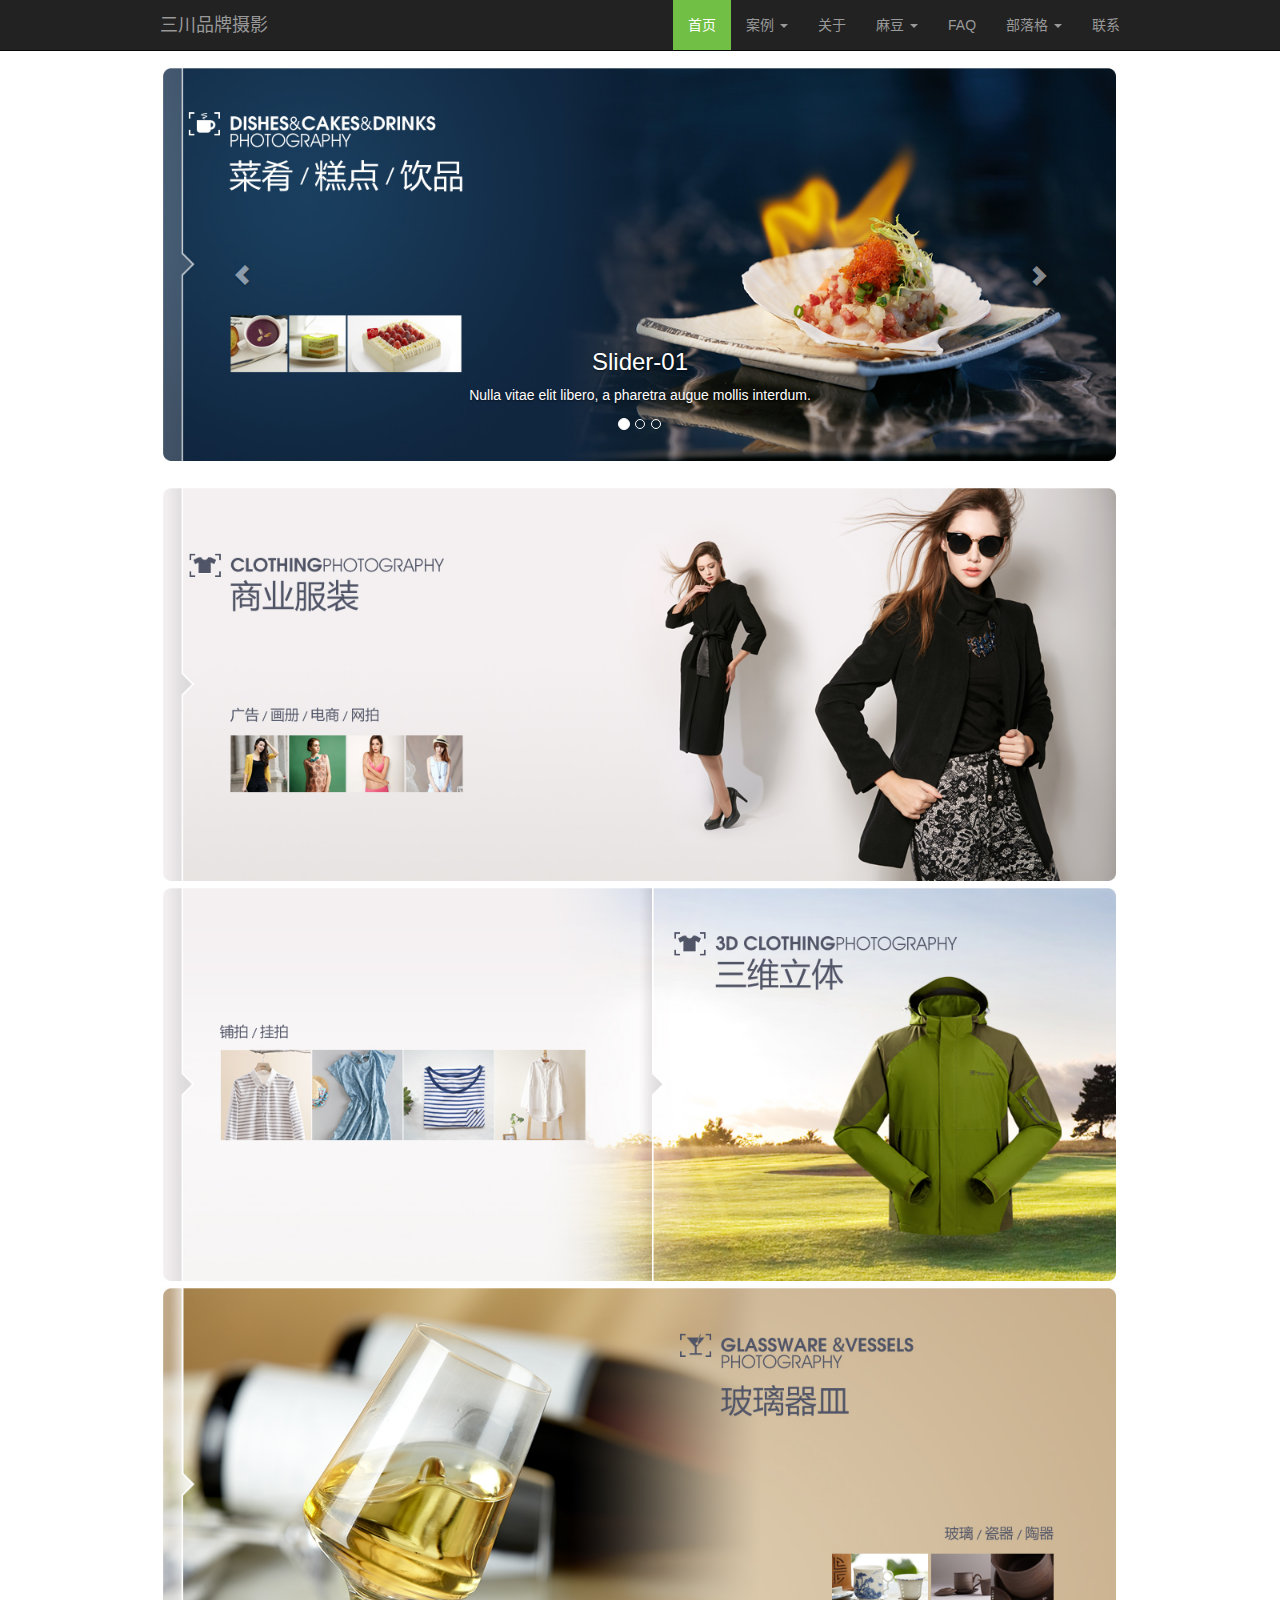
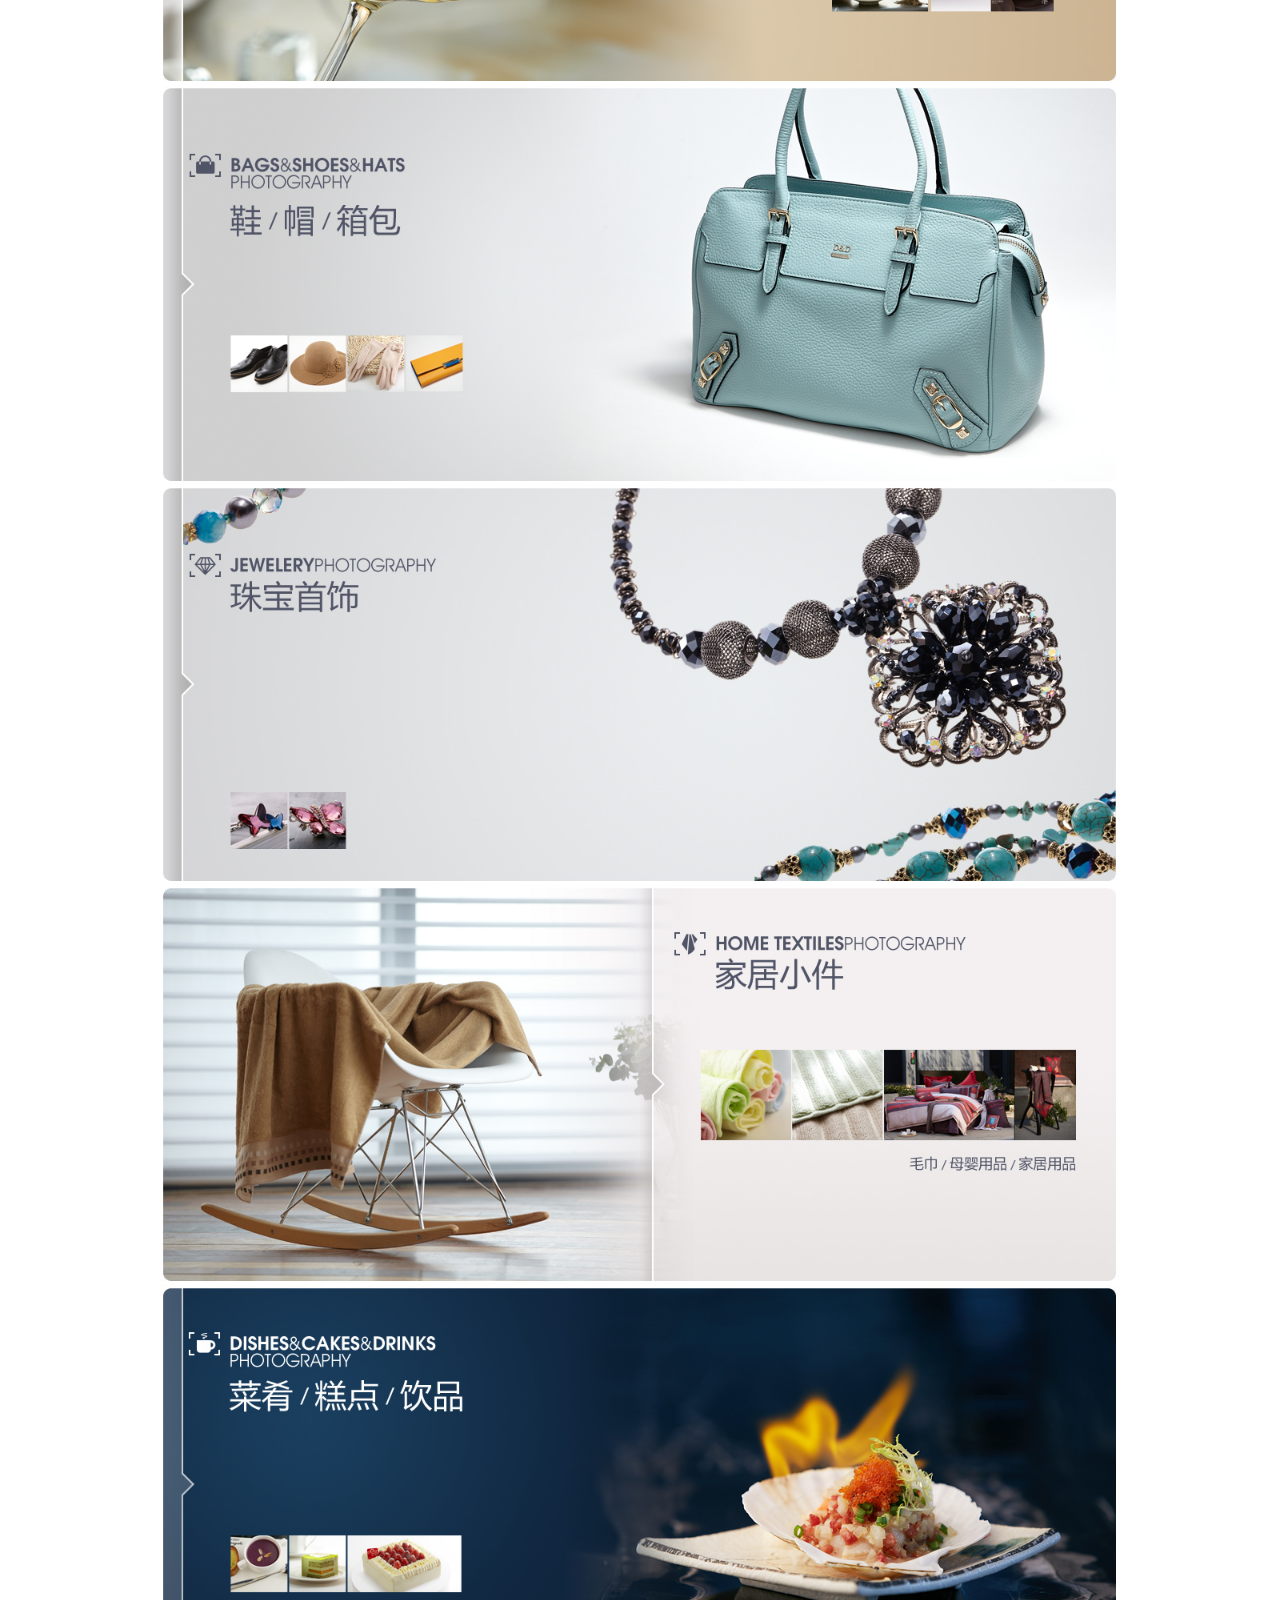
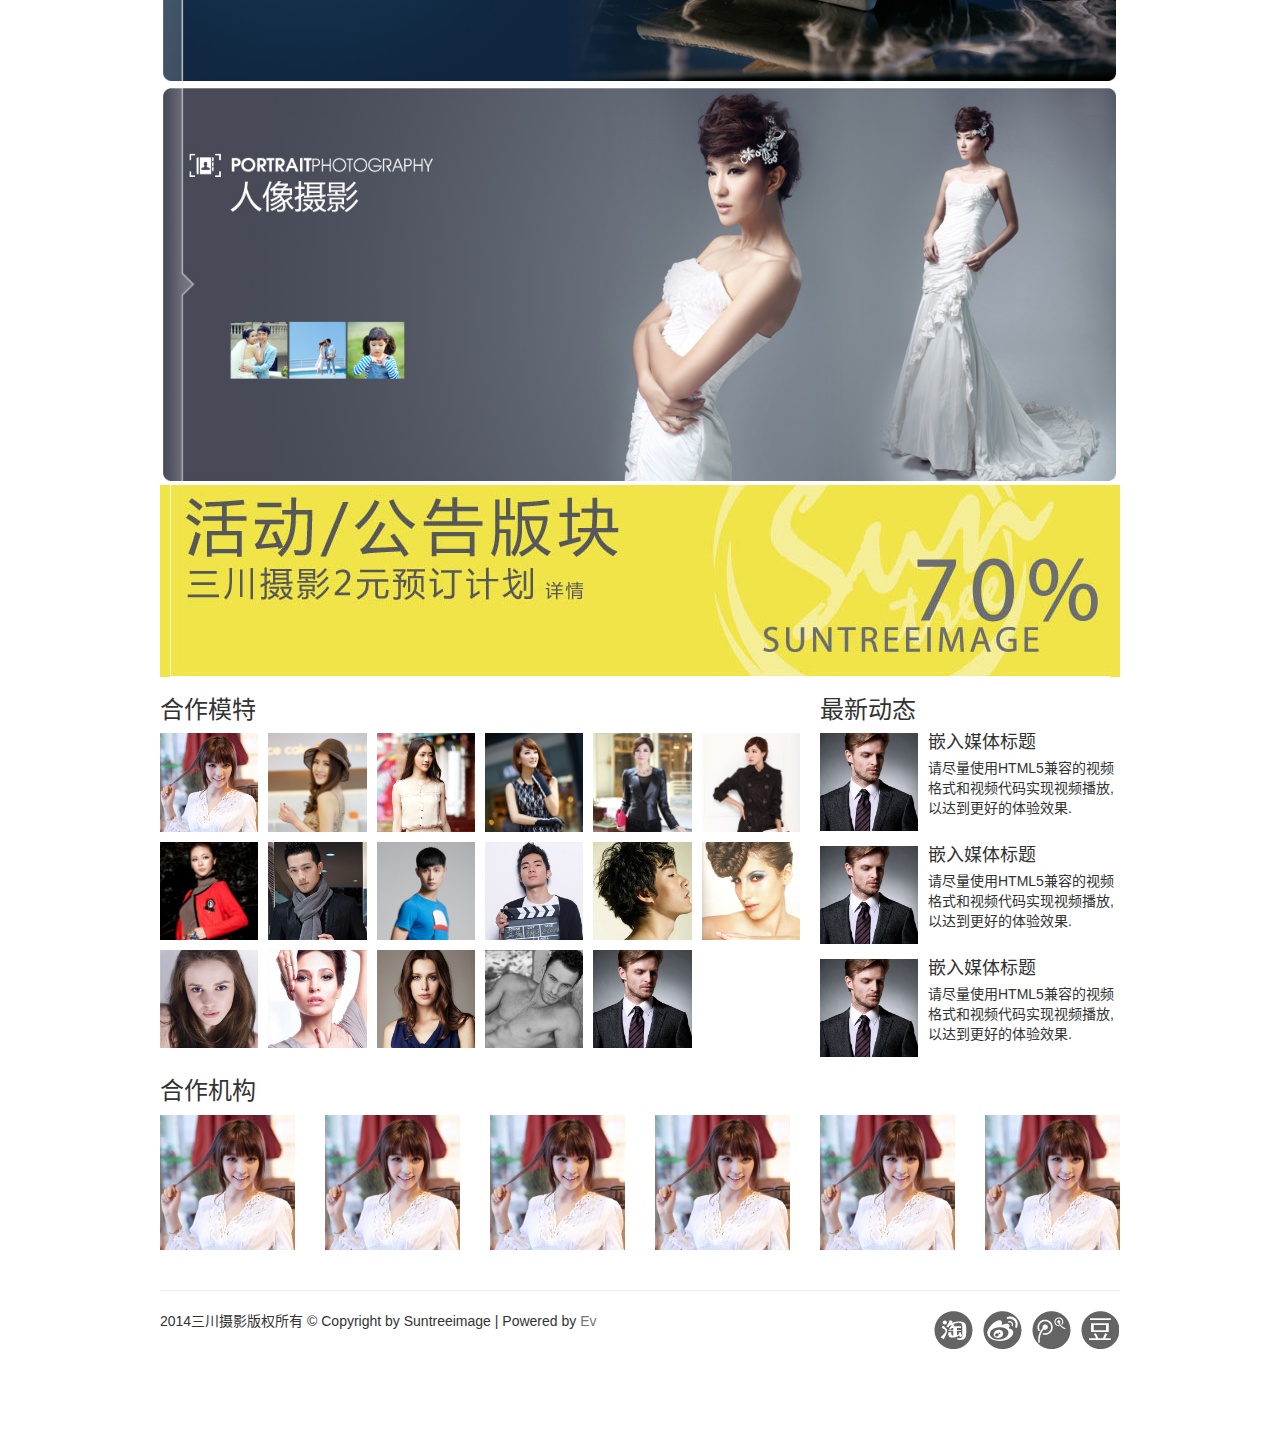
<file: index.html>
<!DOCTYPE html>
<html lang="zh-cn">

<head>
    <meta charset="utf-8">
    <meta http-equiv="X-UA-Compatible" content="IE=edge">
    <meta name="viewport" content="width=device-width, initial-scale=1.0">
    <meta name="description" content="">
    <meta name="author" content="">
    <link rel="shortcut icon" href="../../docs-assets/ico/favicon.png">
    <title>
        Starter Template for Bootstrap
    </title>
    <!-- Bootstrap core CSS -->
    <link rel="stylesheet" href="css/bootstrap.css">
    <!-- Custom styles for this template -->
    <link href="css/suntree.css" rel="stylesheet">
    <!-- Just for debugging purposes. Don't actually copy this line! -->
        <!--[if lt IE 9]>
            <script src="../../docs-assets/js/ie8-responsive-file-warning.js">
            </script>
            <![endif]-->
        <!-- HTML5 shim and Respond.js IE8 support of HTML5 elements and media
        queries -->
        <!--[if lt IE 9]>
            <script src="http://cdn.bootcss.com/html5shiv/3.7.0/html5shiv.min.js">
            </script>
            <script src="http://cdn.bootcss.com/respond.js/1.3.0/respond.min.js">
            </script>
            <![endif]-->
        </head>
        
        <body>
            <div class="navbar navbar-inverse navbar-fixed-top" role="navigation">
                <div class="container">
                    
                        <div class="navbar-header">
                            <button type="button" class="navbar-toggle" data-toggle="collapse" data-target=".navbar-collapse">
                                <span class="sr-only">
                                    Toggle navigation
                                </span>
                                <span class="icon-bar">
                                </span>
                                <span class="icon-bar">
                                </span>
                                <span class="icon-bar">
                                </span>
                            </button>
                            <a class="navbar-brand" href="#">
                                三川品牌摄影
                            </a>
                        </div>
                        <div class="collapse navbar-collapse">
                            <ul class="nav navbar-nav navbar-right">
                                <li class="active">
                                    <a href="index.html">
                                        首页
                                    </a>
                                </li>
                                <li class="dropdown">
                                    <a href="anli.html" class="dropdown-toggle" data-toggle="dropdown">
                                        案例
                                        <b class="caret">
                                        </b>
                                    </a>
                                    <ul class="dropdown-menu" role="menu">
                                        <li>
                                            <a href="anli.html">
                                                商业服装
                                            </a>
                                        </li>
                                        <li>
                                            <a href="#">
                                                三维服装
                                            </a>
                                        </li>
                                        <li>
                                            <a href="#">
                                                服装摆挂
                                            </a>
                                        </li>
                                        <li>
                                            <a href="#">
                                                玻璃器皿
                                            </a>
                                        </li>
                                        <li>
                                            <a href="#">
                                                草帽箱包
                                            </a>
                                        </li>
                                        <li>
                                            <a href="#">
                                                珠宝首饰
                                            </a>
                                        </li>
                                        <li>
                                            <a href="#">
                                                家居小件
                                            </a>
                                        </li>
                                        <li>
                                            <a href="#">
                                                菜肴饮品
                                            </a>
                                        </li>
                                        <li class="divider">
                                        </li>
                                        <li>
                                            <a href="#">
                                                人像摄影
                                            </a>
                                        </li>
                                    </ul>
                                </li>
                                <li>
                                    <a href="about.html">
                                        关于
                                    </a>
                                </li>
                                <li class="dropdown">
                                    <a href="model.html" class="dropdown-toggle" data-toggle="dropdown">
                                        麻豆
                                        <b class="caret">
                                        </b>
                                    </a>
                                    <ul class="dropdown-menu" role="menu">
                                        <li>
                                            <a href="model.html">
                                                女模特
                                            </a>
                                        </li>
                                        <li>
                                            <a href="model.html">
                                                男模特
                                            </a>
                                        </li>
                                    </ul>
                                </li>
                                <li>
                                    <a href="faq.html">
                                        FAQ
                                    </a>
                                </li>
                                <li class="dropdown">
                                    <a href="blog.html" class="dropdown-toggle" data-toggle="dropdown">
                                        部落格
                                        <b class="caret">
                                        </b>
                                    </a>
                                    <ul class="dropdown-menu" role="menu">
                                        <li>
                                            <a href="blog.html">
                                                成长碎片
                                            </a>
                                        </li>
                                        <li>
                                            <a href="blog.html">
                                                技巧分享
                                            </a>
                                        </li>
                                        <li class="divider">
                                        </li>
                                        <li>
                                            <a href="blog.html">
                                                运营修炼
                                            </a>
                                        </li>
                                    </ul>
                                </li>
                                <li>
                                    <a href="contact.html">
                                        联系
                                    </a>
                                </li>
                            </ul>
                        </div>
                        <!-- /.navbar-collapse -->
                    
                </div>
            </div>
            <div class="container">
                
                    <div id="carousel-example-generic" class="carousel slide" data-ride="carousel">
                        <!-- Indicators -->
                        <ol class="carousel-indicators">
                            <li data-target="#carousel-example-generic" data-slide-to="0" class="active">
                            </li>
                            <li data-target="#carousel-example-generic" data-slide-to="1">
                            </li>
                            <li data-target="#carousel-example-generic" data-slide-to="2">
                            </li>
                        </ol>
                        <!-- Wrapper for slides -->
                        <div class="carousel-inner">
                            <div class="item active">
                                <img src="images/首页007菜肴.jpg" alt="Slider-01">
                                <div class="carousel-caption">
                                    <h3>
                                        Slider-01
                                    </h3>
                                    <p>
                                        Nulla vitae elit libero, a pharetra augue mollis interdum.
                                    </p>
                                </div>
                            </div>
                            <div class="item">
                                <img src="images/首页003玻璃器皿.jpg" alt="Slider-02">
                                <div class="carousel-caption">
                                    <h3>
                                        Slider-02
                                    </h3>
                                    <p>
                                        Nulla vitae elit libero, a pharetra augue mollis interdum.
                                    </p>
                                </div>
                            </div>
                            <div class="item">
                                <img src="images/首页008人像.jpg" alt="Slider-03">
                                <div class="carousel-caption">
                                    <h3>
                                        Slider-03
                                    </h3>
                                    <p>
                                        Nulla vitae elit libero, a pharetra augue mollis interdum.
                                    </p>
                                </div>
                            </div>
                        </div>
                        <!-- Controls -->
                        <a class="left carousel-control" href="#carousel-example-generic" data-slide="prev">
                            <span class="glyphicon glyphicon-chevron-left">
                            </span>
                        </a>
                        <a class="right carousel-control" href="#carousel-example-generic" data-slide="next">
                            <span class="glyphicon glyphicon-chevron-right">
                            </span>
                        </a>
                    </div>
                    <a href="#">
                        <img class="img-responsive" src="images/首页001服装.jpg" />
                    </a>                
                    <a href="#">
                        <img class="img-responsive" src="images/首页002服装静物.jpg" />
                    </a>
                    <a href="#">
                        <img class="img-responsive" src="images/首页003玻璃器皿.jpg" />
                    </a>
                    <a href="#">
                        <img class="img-responsive" src="images/首页004鞋帽包.jpg" />
                    </a>
                    <a href="#">
                        <img class="img-responsive" src="images/首页005首饰.jpg" />
                    </a>
                    <a href="#">
                        <img class="img-responsive" src="images/首页006家居小件.jpg" />
                    </a>
                    <a href="#">
                        <img class="img-responsive" src="images/首页007菜肴.jpg" />
                    </a>
                    <a href="#">
                        <img class="img-responsive" src="images/首页008人像.jpg" />
                    </a>
                    <a href="#">
                        <img src="images/公告.jpg" alt="" class="img-responsive">
                    </a>
                
                <div class="row">
                    <div class="col-sm-8">
                    <h3>合作模特</h3>
                        <div class="row model">
                            <div class="col-md-2 col-xs-3 col-sm-4">
                                <a href="#">
                                    <img class="img-responsive"  src="images/01.jpg" alt="">
                                </a>
                            </div>

                            <div class="col-md-2 col-xs-3 col-sm-4">
                                <a href="#">
                                    <img class="img-responsive" src="images/02.jpg" alt="">
                                </a>
                            </div>

                            <div class="col-md-2 col-xs-3 col-sm-4">
                                <a href="#">
                                    <img class="img-responsive" src="images/03.jpg" alt="">
                                </a>
                            </div>

                            <div class="col-md-2 col-xs-3 col-sm-4">
                                <a href="#">
                                    <img class="img-responsive" src="images/04.jpg" alt="">
                                </a>
                            </div>

                            <div class="col-md-2 col-xs-3 col-sm-4">
                                <a href="#">
                                    <img class="img-responsive" src="images/05.jpg" alt="">
                                </a>
                            </div>

                            <div class="col-md-2 col-xs-3 col-sm-4">
                                <a href="#">
                                    <img class="img-responsive" src="images/06.jpg" alt="">
                                </a>
                            </div>

                            <div class="col-md-2 col-xs-3 col-sm-4">
                                <a href="#">
                                    <img class="img-responsive" src="images/07.jpg" alt="">
                                </a>
                            </div>

                            <div class="col-md-2 col-xs-3 col-sm-4">
                                <a href="#">
                                    <img class="img-responsive" src="images/08.jpg" alt="">
                                </a>
                            </div>

                            <div class="col-md-2 col-xs-3 col-sm-4">
                                <a href="#">
                                    <img class="img-responsive" src="images/09.jpg" alt="">
                                </a>
                            </div>

                            <div class="col-md-2 col-xs-3 col-sm-4">
                                <a href="#">
                                    <img class="img-responsive" src="images/10.jpg" alt="">
                                </a>
                            </div>

                            <div class="col-md-2 col-xs-3 col-sm-4">
                                <a href="#">
                                    <img class="img-responsive" src="images/11.jpg" alt="">
                                </a>
                            </div>

                            <div class="col-md-2 col-xs-3 col-sm-4">
                                <a href="#">
                                    <img class="img-responsive" src="images/11zt.jpg" alt="">
                                </a>
                            </div>

                            <div class="col-md-2 col-xs-3 col-sm-4">
                                <a href="#">
                                    <img class="img-responsive" src="images/12.jpg" alt="">
                                </a>
                            </div>

                            <div class="col-md-2 col-xs-3 col-sm-4">
                                <a href="#">
                                    <img class="img-responsive" src="images/13.jpg" alt="">
                                </a>
                            </div>

                            <div class="col-md-2 col-xs-3 col-sm-4">
                                <a href="#">
                                    <img class="img-responsive" src="images/14.jpg" alt="">
                                </a>
                            </div>

                            <div class="col-md-2 col-xs-3 col-sm-4">
                                <a href="#">
                                    <img class="img-responsive" src="images/15.jpg" alt="">
                                </a>
                            </div>

                            <div class="col-md-2 col-xs-3 col-sm-4">
                                <a href="#">
                                    <img class="img-responsive" src="images/16.jpg" alt="">
                                </a>
                            </div>
                        </div>
                    </div>
                    <div class="col-sm-4">
                    <h3>最新动态</h3>
                        <div class="row">
                            <div class="col-sm-12">
                                
                            <div class="media">
                               <a href="#" class="pull-left"><img src="images/16.jpg" width="98px" height="auto" class="media-object" alt='' /></a>
                               <div class="media-body">
                                <h4 class="media-heading">
                                    嵌入媒体标题
                                </h4> 请尽量使用HTML5兼容的视频格式和视频代码实现视频播放, 以达到更好的体验效果.
                            </div>
                        </div>

                        <div class="media">
                           <a href="#" class="pull-left"><img src="images/16.jpg" width="98px" height="auto" class="media-object" alt='' /></a>
                           <div class="media-body">
                            <h4 class="media-heading">
                                嵌入媒体标题
                            </h4> 请尽量使用HTML5兼容的视频格式和视频代码实现视频播放, 以达到更好的体验效果.
                        </div>
                    </div>
                    
                    <div class="media">
                       <a href="#" class="pull-left"><img src="images/16.jpg" width="98px" height="auto" class="media-object" alt='' /></a>
                       <div class="media-body">
                        <h4 class="media-heading">
                            嵌入媒体标题
                        </h4> 请尽量使用HTML5兼容的视频格式和视频代码实现视频播放, 以达到更好的体验效果.
                    </div>
                </div>
            

                            </div>
                        </div>
        </div>
    </div>
    <div class="row">
        <h3 class="col-md-12">合作机构</h3>
        <div class="col-xs-4 col-sm-3 col-md-2">
           <a href="#">
               <img class="img-responsive"  src="images/01.jpg" alt="">
           </a>
       </div>

       <div class="col-xs-4 col-sm-3 col-md-2">
           <a href="#">
               <img class="img-responsive"  src="images/01.jpg" alt="">
           </a>
       </div>

       <div class="col-xs-4 col-sm-3 col-md-2">
           <a href="#">
               <img class="img-responsive"  src="images/01.jpg" alt="">
           </a>
       </div>

       <div class="col-xs-4 col-sm-3 col-md-2">
           <a href="#">
               <img class="img-responsive"  src="images/01.jpg" alt="">
           </a>
       </div>

       <div class="col-xs-4 col-sm-3 col-md-2">
           <a href="#">
               <img class="img-responsive"  src="images/01.jpg" alt="">
           </a>
       </div>

       <div class="col-xs-4 col-sm-3 col-md-2">
           <a href="#">
               <img class="img-responsive"  src="images/01.jpg" alt="">
           </a>
       </div>
   </div>
</div>

<div class="footer" >
    <div class="container">                    
        <hr>
        <div class="row">
            <div class="col-md-8">
                <div class="copyright">2014三川摄影版权所有 © Copyright by Suntreeimage | Powered by <a target="_blank" href="http://www.douban.com/people/yokojanee">Ev</a>
                </div>
            </div>
            <div class="col-md-4">
                <div class="social">
                    <ul>
                        <li class="taobao">
                            <a href="http://shop107865517.taobao.com/" target="_blank">&nbsp;</a></li>
                            <li class="weibo">
                                <a href="#" target="_blank">&nbsp;</a></li>
                                <li class="tencent-weibo">
                                    <a href="#" target="_blank">&nbsp;</a></li>
                                    <li class="douban">
                                        <a href="#" target="_blank">&nbsp;</a></li>
                                    </ul>
                                </div>
                            </div>            
                        </div>
                    </div>
                </div>

                <!-- /.container -->
        <!-- Bootstrap core JavaScript==================================================-
        ->
        <!-- Placed at the end of the document so the pages load faster -->
        <script src="js/jquery.min.js">
        </script>
        <script src="js/bootstrap.min.js">
        </script>
  </body>

  </html>
</file>
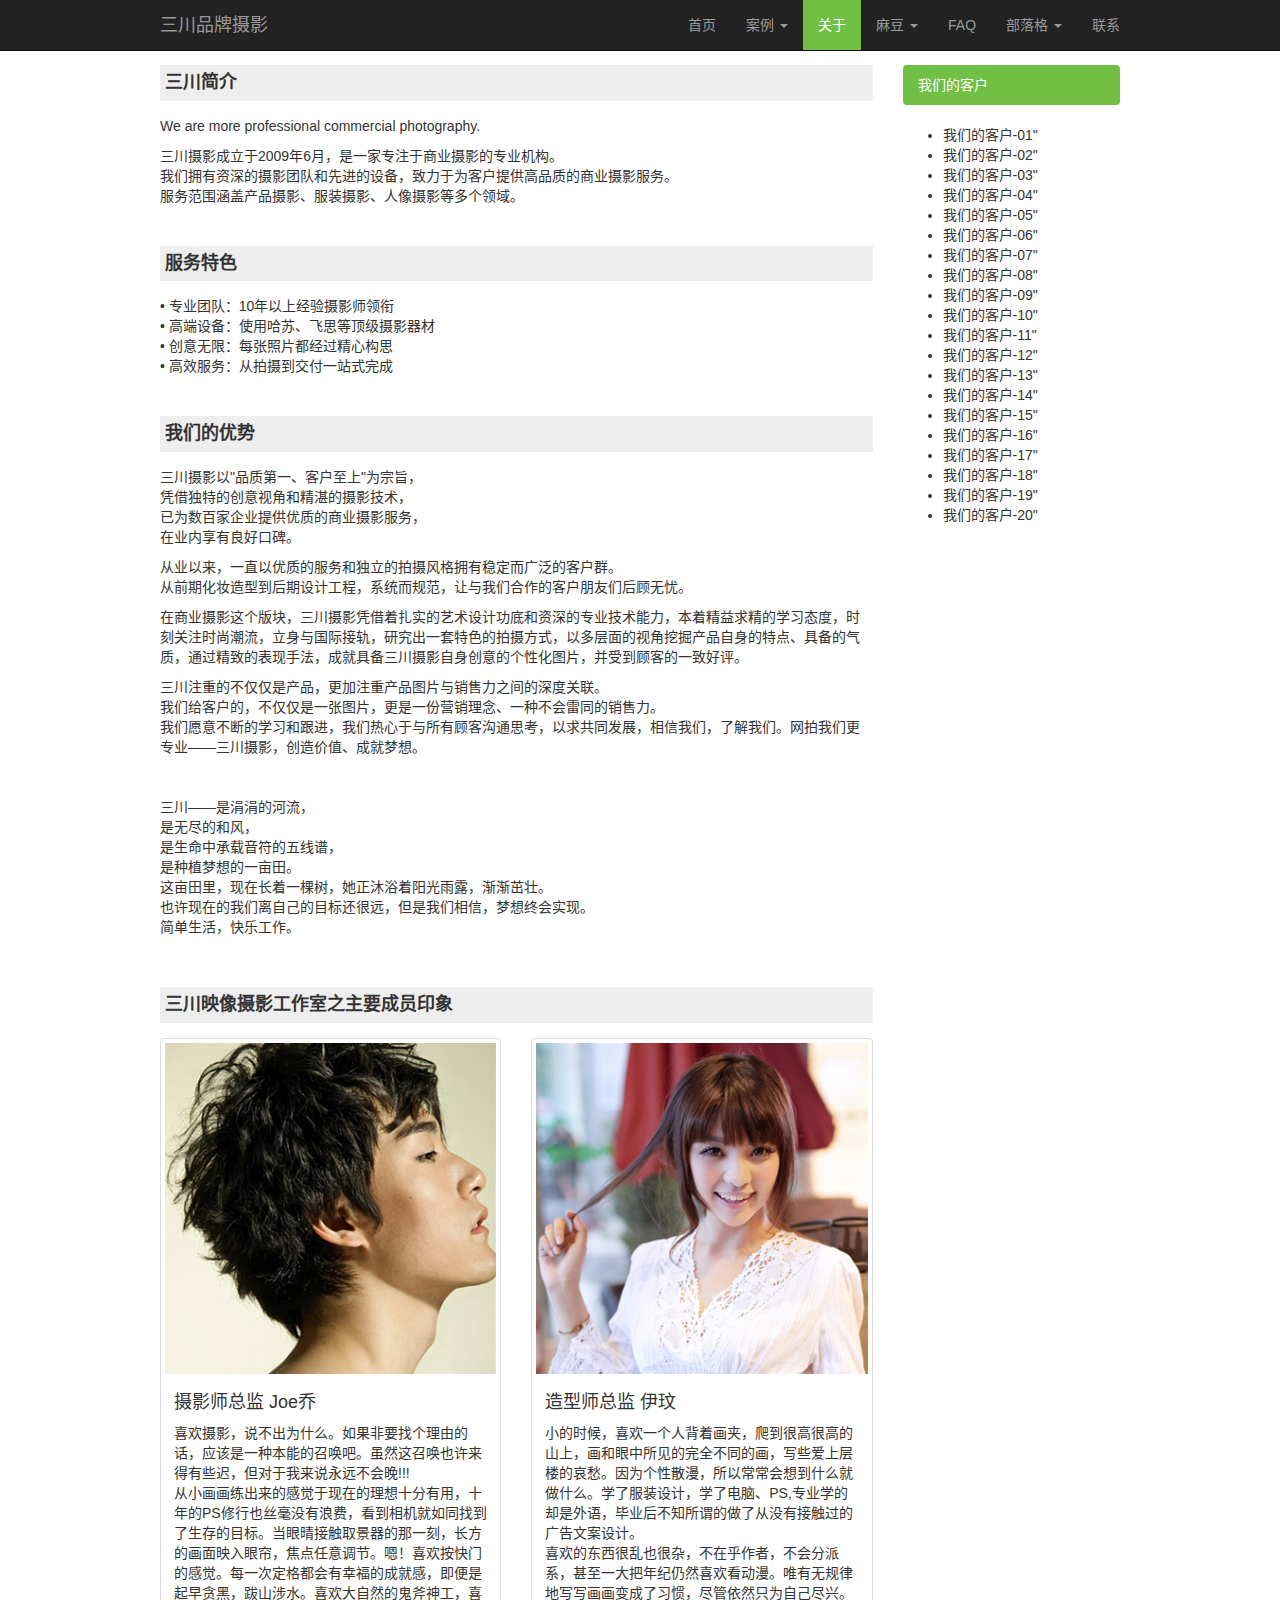
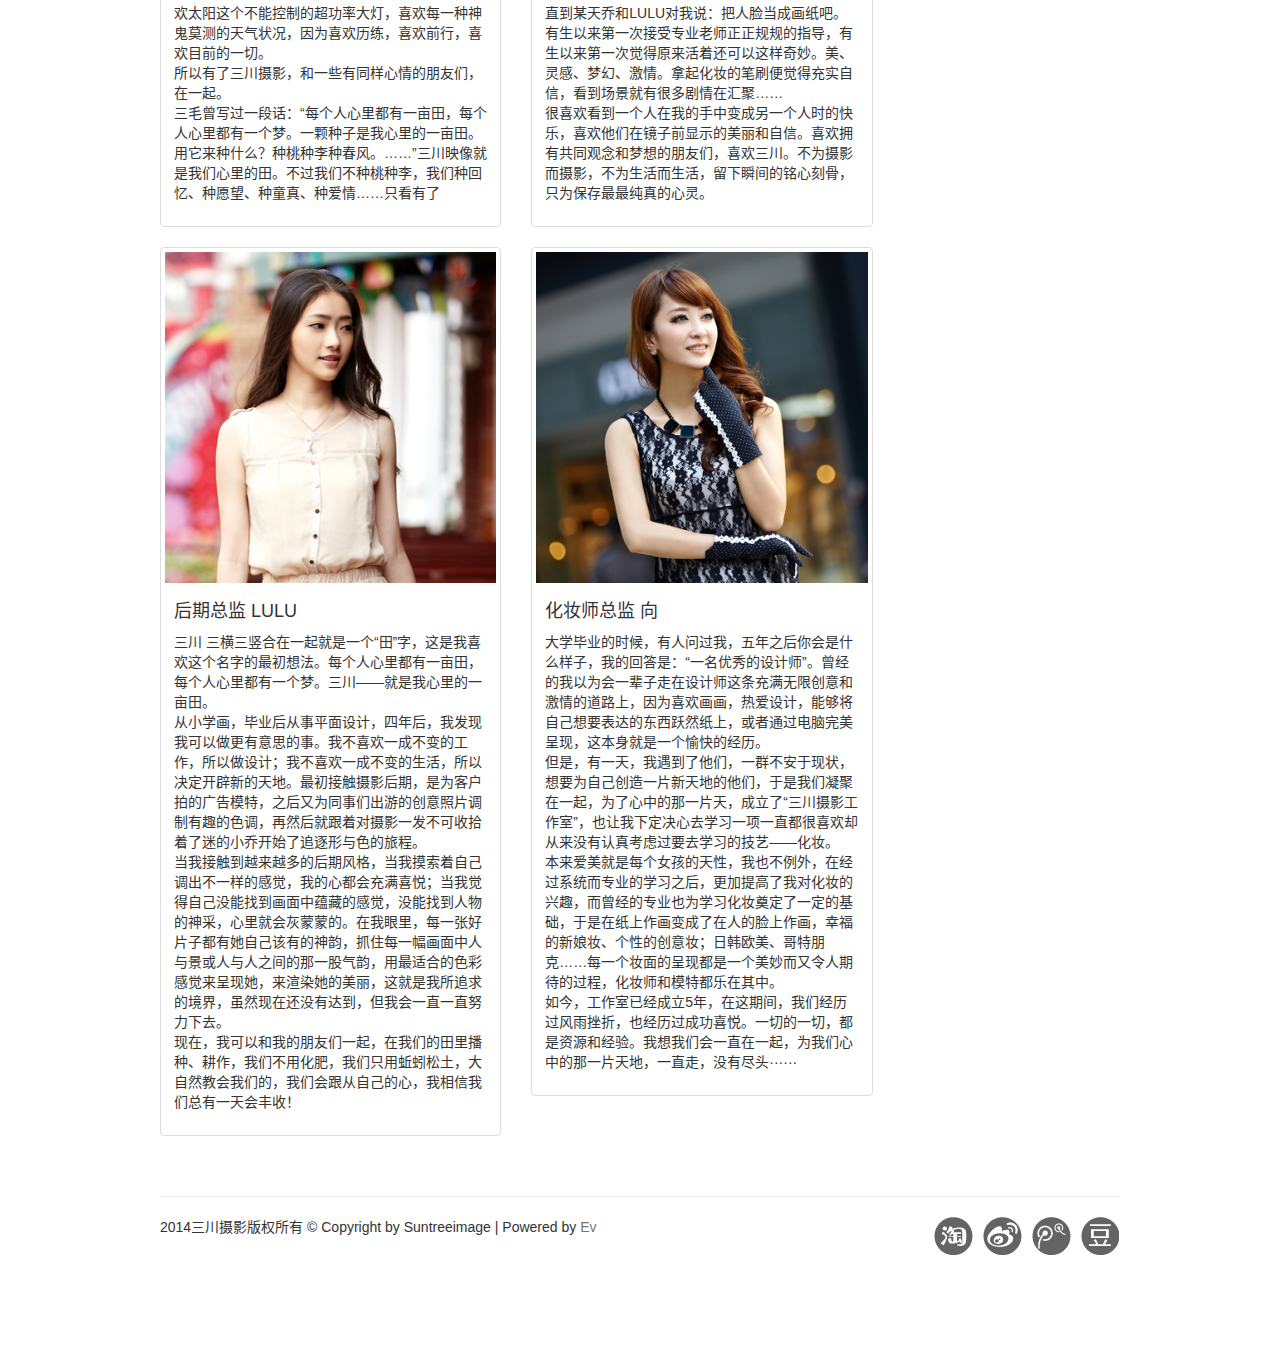
<file: about.html>
<!DOCTYPE html>
<html lang="zh-cn">

<head>
    <meta charset="utf-8">
    <meta http-equiv="X-UA-Compatible" content="IE=edge">
    <meta name="viewport" content="width=device-width, initial-scale=1.0">
    <meta name="description" content="">
    <meta name="author" content="">
    <link rel="shortcut icon" href="../../docs-assets/ico/favicon.png">
    <title>
        Starter Template for Bootstrap
    </title>
    <!-- Bootstrap core CSS -->
    <link rel="stylesheet" href="css/bootstrap.css">
    <!-- Custom styles for this template -->
    <link href="css/suntree.css" rel="stylesheet">
    <!-- Just for debugging purposes. Don't actually copy this line! -->
        <!--[if lt IE 9]>
            <script src="../../docs-assets/js/ie8-responsive-file-warning.js">
            </script>
            <![endif]-->
        <!-- HTML5 shim and Respond.js IE8 support of HTML5 elements and media
        queries -->
        <!--[if lt IE 9]>
            <script src="http://cdn.bootcss.com/html5shiv/3.7.0/html5shiv.min.js">
            </script>
            <script src="http://cdn.bootcss.com/respond.js/1.3.0/respond.min.js">
            </script>
            <![endif]-->
        </head>
        
        <body>
            <div class="navbar navbar-inverse navbar-fixed-top" role="navigation">
                <div class="container">

                    <div class="navbar-header">
                        <button type="button" class="navbar-toggle" data-toggle="collapse" data-target=".navbar-collapse">
                            <span class="sr-only">
                                Toggle navigation
                            </span>
                            <span class="icon-bar">
                            </span>
                            <span class="icon-bar">
                            </span>
                            <span class="icon-bar">
                            </span>
                        </button>
                        <a class="navbar-brand" href="#">
                            三川品牌摄影
                        </a>
                    </div>
                    <div class="collapse navbar-collapse">
                        <ul class="nav navbar-nav navbar-right">
                            <li >
                                <a href="index.html">
                                    首页
                                </a>
                            </li>
                            <li class="dropdown">
                                <a href="anli.html" class="dropdown-toggle" data-toggle="dropdown">
                                    案例
                                    <b class="caret">
                                    </b>
                                </a>
                                <ul class="dropdown-menu" role="menu">
                                    <li>
                                        <a href="anli.html">
                                            商业服装
                                        </a>
                                    </li>
                                    <li>
                                        <a href="#">
                                            三维服装
                                        </a>
                                    </li>
                                    <li>
                                        <a href="#">
                                            服装摆挂
                                        </a>
                                    </li>
                                    <li>
                                        <a href="#">
                                            玻璃器皿
                                        </a>
                                    </li>
                                    <li>
                                        <a href="#">
                                            草帽箱包
                                        </a>
                                    </li>
                                    <li>
                                        <a href="#">
                                            珠宝首饰
                                        </a>
                                    </li>
                                    <li>
                                        <a href="#">
                                            家居小件
                                        </a>
                                    </li>
                                    <li>
                                        <a href="#">
                                            菜肴饮品
                                        </a>
                                    </li>
                                    <li class="divider">
                                    </li>
                                    <li>
                                        <a href="#">
                                            人像摄影
                                        </a>
                                    </li>
                                </ul>
                            </li>
                            <li class="active">
                                <a href="about.html">
                                    关于
                                </a>
                            </li>
                            <li class="dropdown">
                                <a href="model.html" class="dropdown-toggle" data-toggle="dropdown">
                                    麻豆
                                    <b class="caret">
                                    </b>
                                </a>
                                <ul class="dropdown-menu" role="menu">
                                    <li>
                                        <a href="model.html">
                                            女模特
                                        </a>
                                    </li>
                                    <li>
                                        <a href="model.html">
                                            男模特
                                        </a>
                                    </li>
                                </ul>
                            </li>
                            <li>
                                <a href="faq.html">
                                    FAQ
                                </a>
                            </li>
                            <li class="dropdown">
                                <a href="blog.html" class="dropdown-toggle" data-toggle="dropdown">
                                    部落格
                                    <b class="caret">
                                    </b>
                                </a>
                                <ul class="dropdown-menu" role="menu">
                                    <li>
                                        <a href="blog.html">
                                            成长碎片
                                        </a>
                                    </li>
                                    <li>
                                        <a href="blog.html">
                                            技巧分享
                                        </a>
                                    </li>
                                    <li class="divider">
                                    </li>
                                    <li>
                                        <a href="blog.html">
                                            运营修炼
                                        </a>
                                    </li>
                                </ul>
                            </li>
                            <li>
                                <a href="contact.html">
                                    联系
                                </a>
                            </li>
                        </ul>
                    </div>
                    <!-- /.navbar-collapse -->
                    
                </div>
            </div>



            <div class="container">
                <div class="row">
                <div class="col-sm-9 ">


<b class="graybacktitle">三川简介</b>
                        <p>We are more&nbsp;professional&nbsp;commercial photography.</p>
                        <p>三川摄影成立于2009年6月，是一家专注于商业摄影的专业机构。<br>
                            我们拥有资深的摄影团队和先进的设备，致力于为客户提供高品质的商业摄影服务。<br>
                            服务范围涵盖产品摄影、服装摄影、人像摄影等多个领域。</p>
                        <p>&nbsp;</p>
                        <b class="graybacktitle">服务特色</b>
                        <p>• 专业团队：10年以上经验摄影师领衔<br>
                           • 高端设备：使用哈苏、飞思等顶级摄影器材<br>
                           • 创意无限：每张照片都经过精心构思<br>
                           • 高效服务：从拍摄到交付一站式完成</p>
                        <p>&nbsp;</p>
                        <b class="graybacktitle">我们的优势</b>
                        <p>三川摄影以"品质第一、客户至上"为宗旨，<br>
                           凭借独特的创意视角和精湛的摄影技术，<br>
                           已为数百家企业提供优质的商业摄影服务，<br>
                           在业内享有良好口碑。</p>
                            从业以来，一直以优质的服务和独立的拍摄风格拥有稳定而广泛的客户群。<br>
                            从前期化妆造型到后期设计工程，系统而规范，让与我们合作的客户朋友们后顾无忧。</p>
                            <p>在商业摄影这个版块，三川摄影凭借着扎实的艺术设计功底和资深的专业技术能力，本着精益求精的学习态度，时刻关注时尚潮流，立身与国际接轨，研究出一套特色的拍摄方式，以多层面的视角挖掘产品自身的特点、具备的气质，通过精致的表现手法，成就具备三川摄影自身创意的个性化图片，并受到顾客的一致好评。</p>
                            <p>三川注重的不仅仅是产品，更加注重产品图片与销售力之间的深度关联。<br>
                                我们给客户的，不仅仅是一张图片，更是一份营销理念、一种不会雷同的销售力。<br>
                                我们愿意不断的学习和跟进，我们热心于与所有顾客沟通思考，以求共同发展，相信我们，了解我们。网拍我们更专业——三川摄影，创造价值、成就梦想。</p>
                                <p>&nbsp;</p>
                                <p>三川——是涓涓的河流，<br>
                                    是无尽的和风，<br>
                                    是生命中承载音符的五线谱，<br>
                                    是种植梦想的一亩田。<br>
                                    这亩田里，现在长着一棵树，她正沐浴着阳光雨露，渐渐茁壮。<br>
                                    也许现在的我们离自己的目标还很远，但是我们相信，梦想终会实现。<br>
                                    简单生活，快乐工作。</p><br><br>
                                    <b class="graybacktitle">三川映像摄影工作室之主要成员印象</b>












           <div class="row">     

  <div class="col-sm-6"> 
    <div class="thumbnail">
      <img src="images/11.jpg" alt="...">
      <div class="caption">
        <h4>摄影师总监 Joe乔</h4>
                            <p>喜欢摄影，说不出为什么。如果非要找个理由的话，应该是一种本能的召唤吧。虽然这召唤也许来得有些迟，但对于我来说永远不会晚!!!<br>
                            从小画画练出来的感觉于现在的理想十分有用，十年的PS修行也丝毫没有浪费，看到相机就如同找到了生存的目标。当眼晴接触取景器的那一刻，长方的画面映入眼帘，焦点任意调节。嗯！喜欢按快门的感觉。每一次定格都会有幸福的成就感，即便是起早贪黑，跋山涉水。喜欢大自然的鬼斧神工，喜欢太阳这个不能控制的超功率大灯，喜欢每一种神鬼莫测的天气状况，因为喜欢历练，喜欢前行，喜欢目前的一切。<br>
                            所以有了三川摄影，和一些有同样心情的朋友们，在一起。<br>
                            三毛曾写过一段话：“每个人心里都有一亩田，每个人心里都有一个梦。一颗种子是我心里的一亩田。用它来种什么？种桃种李种春风。……”三川映像就是我们心里的田。不过我们不种桃种李，我们种回忆、种愿望、种童真、种爱情……只看有了</p>
              </div>
    </div>
  </div>


  <div class="col-sm-6">
    <div class="thumbnail">
      <img src="images/01.jpg" alt="...">
      <div class="caption">
        <h4>造型师总监 伊玟</h4>
                            <p>小的时候，喜欢一个人背着画夹，爬到很高很高的山上，画和眼中所见的完全不同的画，写些爱上层楼的哀愁。因为个性散漫，所以常常会想到什么就做什么。学了服装设计，学了电脑、PS,专业学的却是外语，毕业后不知所谓的做了从没有接触过的广告文案设计。<br>
喜欢的东西很乱也很杂，不在乎作者，不会分派系，甚至一大把年纪仍然喜欢看动漫。唯有无规律地写写画画变成了习惯，尽管依然只为自己尽兴。直到某天乔和LULU对我说：把人脸当成画纸吧。<br>
有生以来第一次接受专业老师正正规规的指导，有生以来第一次觉得原来活着还可以这样奇妙。美、灵感、梦幻、激情。拿起化妆的笔刷便觉得充实自信，看到场景就有很多剧情在汇聚……<br>
很喜欢看到一个人在我的手中变成另一个人时的快乐，喜欢他们在镜子前显示的美丽和自信。喜欢拥有共同观念和梦想的朋友们，喜欢三川。不为摄影而摄影，不为生活而生活，留下瞬间的铭心刻骨，只为保存最最纯真的心灵。<br>
              </div>
    </div>
  </div>


  <div class="col-sm-6">
    <div class="thumbnail">
      <img src="images/03.jpg" alt="...">
      <div class="caption">
        <h4>后期总监 LULU</h4>
                            <p>三川 三横三竖合在一起就是一个“田”字，这是我喜欢这个名字的最初想法。每个人心里都有一亩田，每个人心里都有一个梦。三川——就是我心里的一亩田。<br>
从小学画，毕业后从事平面设计，四年后，我发现我可以做更有意思的事。我不喜欢一成不变的工作，所以做设计；我不喜欢一成不变的生活，所以决定开辟新的天地。最初接触摄影后期，是为客户拍的广告模特，之后又为同事们出游的创意照片调制有趣的色调，再然后就跟着对摄影一发不可收拾着了迷的小乔开始了追逐形与色的旅程。<br>
当我接触到越来越多的后期风格，当我摸索着自己调出不一样的感觉，我的心都会充满喜悦；当我觉得自己没能找到画面中蕴藏的感觉，没能找到人物的神采，心里就会灰蒙蒙的。在我眼里，每一张好片子都有她自己该有的神韵，抓住每一幅画面中人与景或人与人之间的那一股气韵，用最适合的色彩感觉来呈现她，来渲染她的美丽，这就是我所追求的境界，虽然现在还没有达到，但我会一直一直努力下去。<br>
现在，我可以和我的朋友们一起，在我们的田里播种、耕作，我们不用化肥，我们只用蚯蚓松土，大自然教会我们的，我们会跟从自己的心，我相信我们总有一天会丰收！</p>
              </div>
    </div>
  </div>


  <div class="col-sm-6">
    <div class="thumbnail">
      <img src="images/04.jpg" alt="...">
      <div class="caption">
        <h4>化妆师总监    向</h4>
                            <p>大学毕业的时候，有人问过我，五年之后你会是什么样子，我的回答是：“一名优秀的设计师”。曾经的我以为会一辈子走在设计师这条充满无限创意和激情的道路上，因为喜欢画画，热爱设计，能够将自己想要表达的东西跃然纸上，或者通过电脑完美呈现，这本身就是一个愉快的经历。<br>
但是，有一天，我遇到了他们，一群不安于现状，想要为自己创造一片新天地的他们，于是我们凝聚在一起，为了心中的那一片天，成立了“三川摄影工作室”，也让我下定决心去学习一项一直都很喜欢却从来没有认真考虑过要去学习的技艺——化妆。<br>
本来爱美就是每个女孩的天性，我也不例外，在经过系统而专业的学习之后，更加提高了我对化妆的兴趣，而曾经的专业也为学习化妆奠定了一定的基础，于是在纸上作画变成了在人的脸上作画，幸福的新娘妆、个性的创意妆；日韩欧美、哥特朋克……每一个妆面的呈现都是一个美妙而又令人期待的过程，化妆师和模特都乐在其中。<br>
如今，工作室已经成立5年，在这期间，我们经历过风雨挫折，也经历过成功喜悦。一切的一切，都是资源和经验。我想我们会一直在一起，为我们心中的那一片天地，一直走，没有尽头······</p>
              </div>
    </div>
  </div>
</div>


                </div>

                      


<div class="col-sm-3 hidden-xs">
    <div class="title sidebartitle ">
     我们的客户
 </div>                                
 <ul>
     <li>我们的客户-01"</li>
     <li>我们的客户-02"</li>
     <li>我们的客户-03"</li>
     <li>我们的客户-04"</li>
     <li>我们的客户-05"</li>
     <li>我们的客户-06"</li>
     <li>我们的客户-07"</li>
     <li>我们的客户-08"</li>
     <li>我们的客户-09"</li>
     <li>我们的客户-10"</li>
     <li>我们的客户-11"</li>
     <li>我们的客户-12"</li>
     <li>我们的客户-13"</li>
     <li>我们的客户-14"</li>
     <li>我们的客户-15"</li>
     <li>我们的客户-16"</li>
     <li>我们的客户-17"</li>
     <li>我们的客户-18"</li>
     <li>我们的客户-19"</li>
     <li>我们的客户-20"</li>
 </ul>
</div>
</div>
</div>

<div class="footer" >
    <div class="container">                    
        <hr>
        <div class="row">
            <div class="col-md-8">
                <div class="copyright">2014三川摄影版权所有 © Copyright by Suntreeimage | Powered by <a target="_blank" href="http://www.douban.com/people/yokojanee">Ev</a>
                </div>
            </div>
            <div class="col-md-4">
                <div class="social">
                    <ul>
                        <li class="taobao">
                            <a href="http://shop107865517.taobao.com/" target="_blank">&nbsp;</a></li>
                            <li class="weibo">
                                <a href="#" target="_blank">&nbsp;</a></li>
                                <li class="tencent-weibo">
                                    <a href="#" target="_blank">&nbsp;</a></li>
                                    <li class="douban">
                                        <a href="#" target="_blank">&nbsp;</a></li>
                                    </ul>
                                </div>
                            </div>            
                        </div>
                    </div>
                </div>

                <!-- /.container -->
        <!-- Bootstrap core JavaScript==================================================-
        ->
        <!-- Placed at the end of the document so the pages load faster -->
        <script src="js/jquery.min.js">
        </script>
        <script src="js/bootstrap.min.js">
        </script>
    </body>

    </html>
</file>
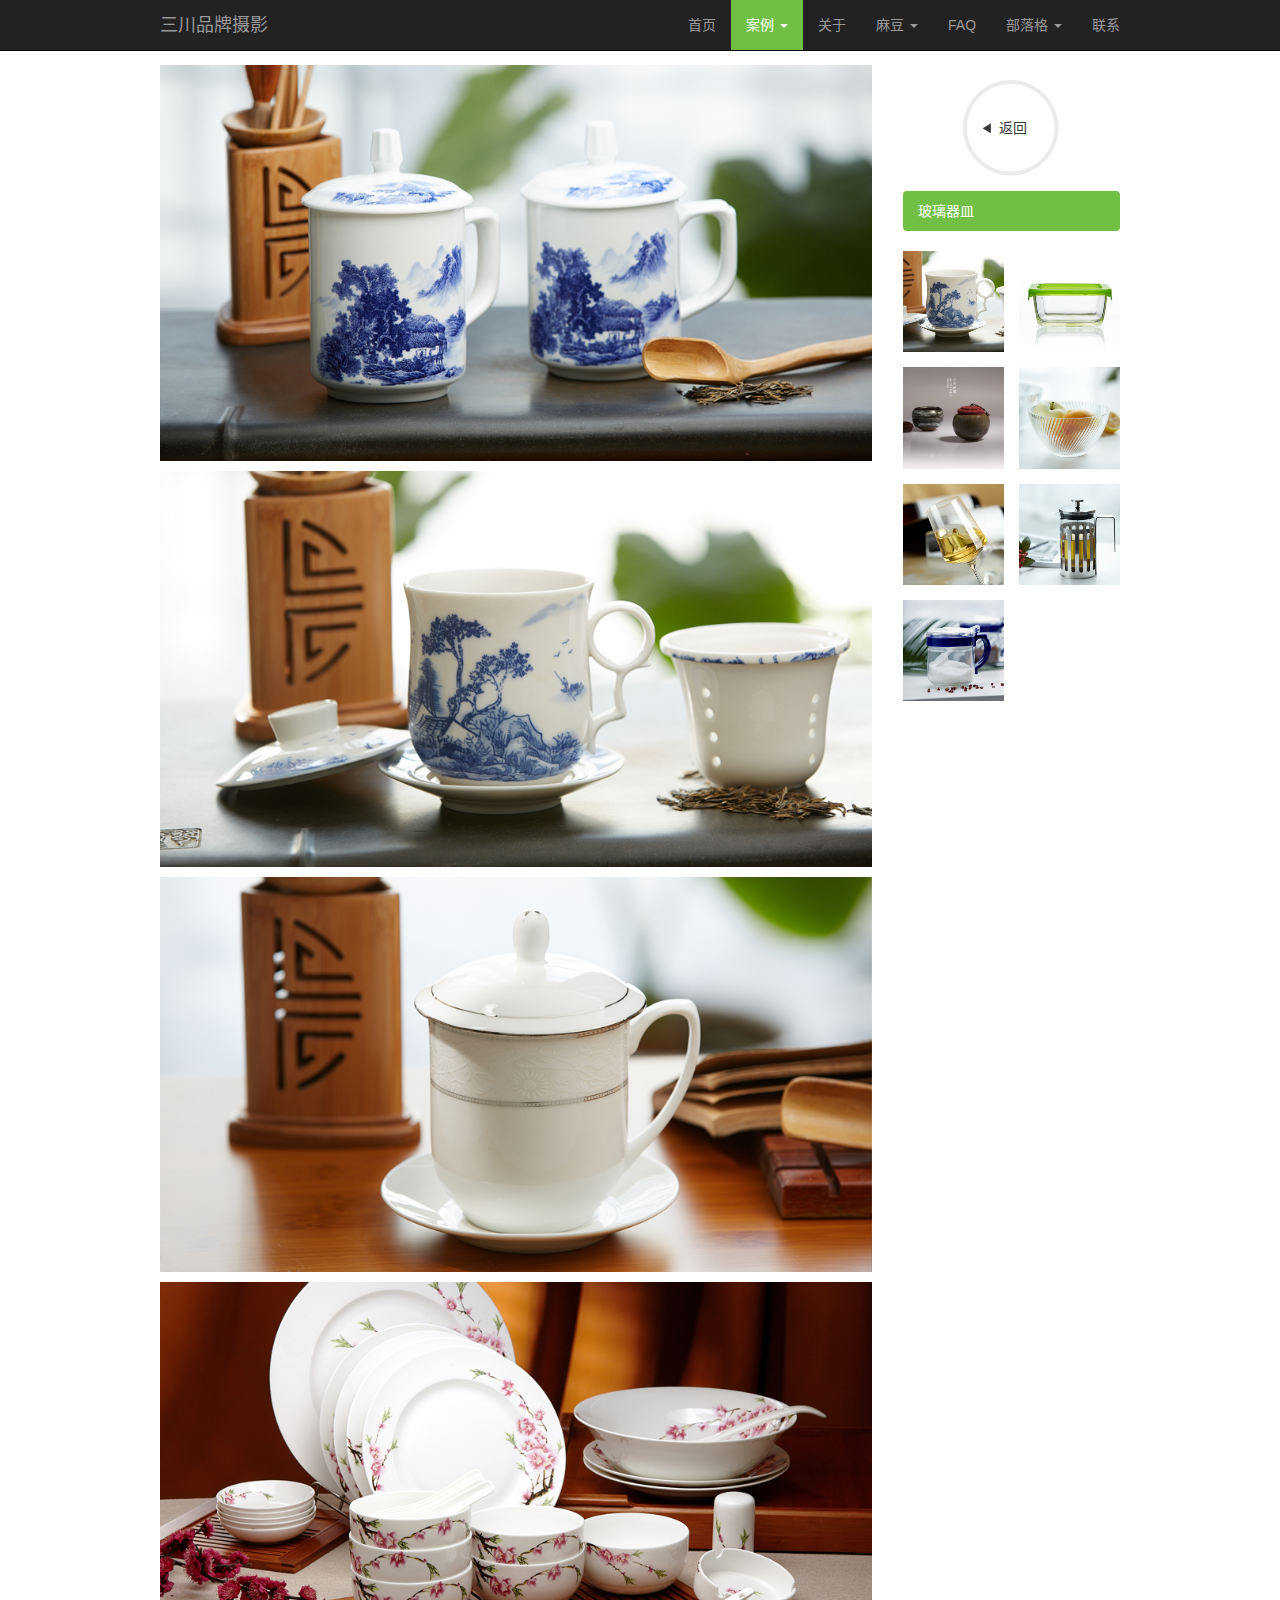
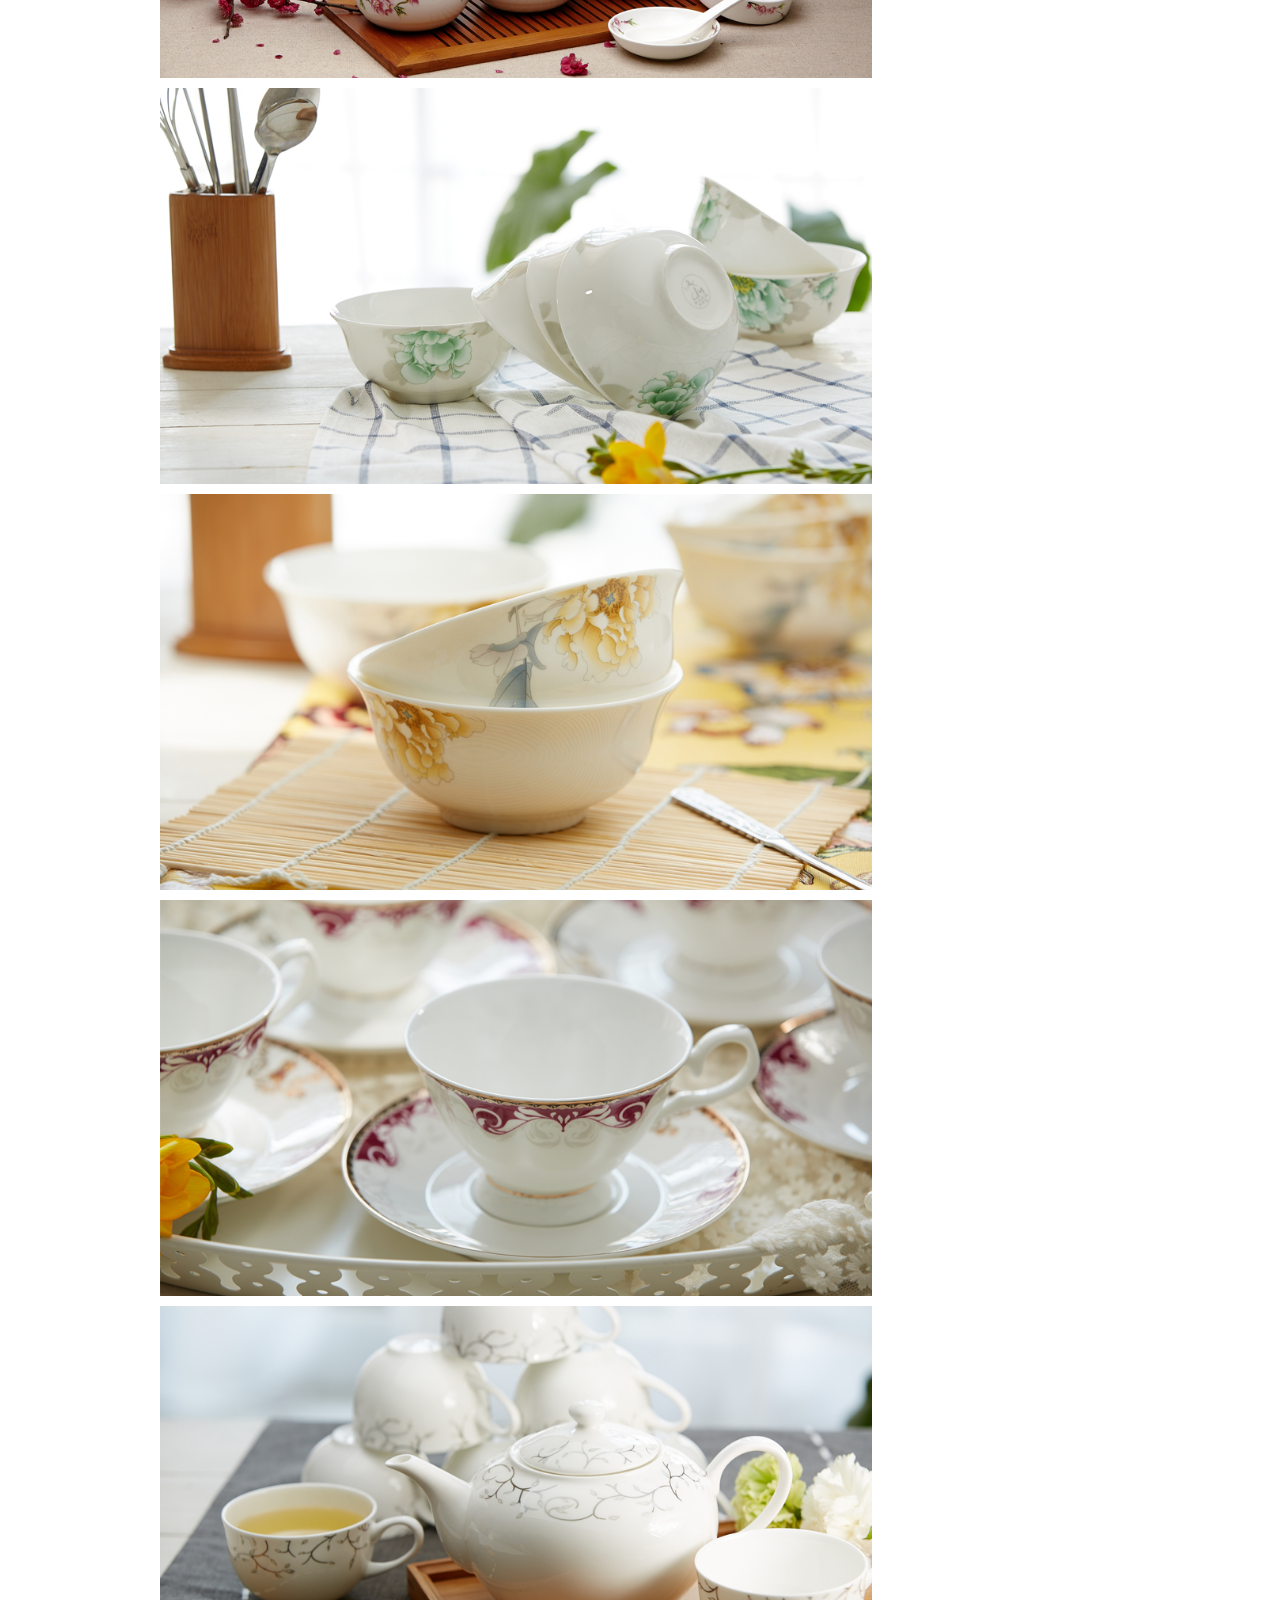
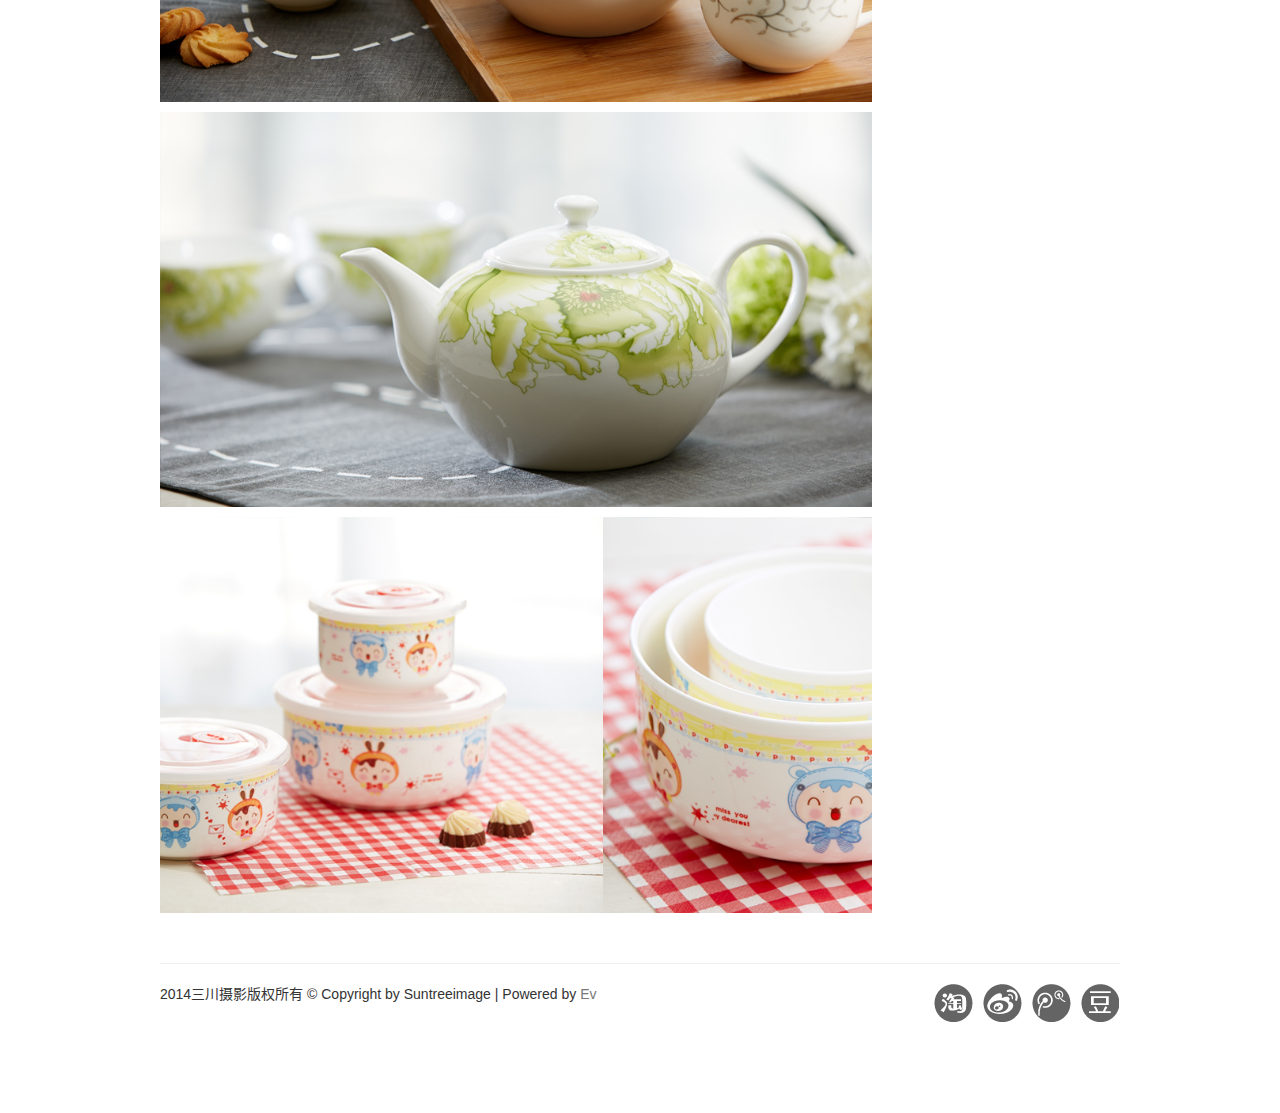
<file: anli-sub.html>
<!DOCTYPE html>
<html lang="zh-cn">

<head>
    <meta charset="utf-8">
    <meta http-equiv="X-UA-Compatible" content="IE=edge">
    <meta name="viewport" content="width=device-width, initial-scale=1.0">
    <meta name="description" content="">
    <meta name="author" content="">
    <link rel="shortcut icon" href="../../docs-assets/ico/favicon.png">
    <title>
        Starter Template for Bootstrap
    </title>
    <!-- Bootstrap core CSS -->
    <link rel="stylesheet" href="css/bootstrap.css">
    <!-- Custom styles for this template -->
    <link href="css/suntree.css" rel="stylesheet">
    <!-- Just for debugging purposes. Don't actually copy this line! -->
        <!--[if lt IE 9]>
            <script src="../../docs-assets/js/ie8-responsive-file-warning.js">
            </script>
            <![endif]-->
        <!-- HTML5 shim and Respond.js IE8 support of HTML5 elements and media
        queries -->
        <!--[if lt IE 9]>
            <script src="http://cdn.bootcss.com/html5shiv/3.7.0/html5shiv.min.js">
            </script>
            <script src="http://cdn.bootcss.com/respond.js/1.3.0/respond.min.js">
            </script>
            <![endif]-->
        </head>
        
        <body>
            <div class="navbar navbar-inverse navbar-fixed-top" role="navigation">
                <div class="container">
                    
                        <div class="navbar-header">
                            <button type="button" class="navbar-toggle" data-toggle="collapse" data-target=".navbar-collapse">
                                <span class="sr-only">
                                    Toggle navigation
                                </span>
                                <span class="icon-bar">
                                </span>
                                <span class="icon-bar">
                                </span>
                                <span class="icon-bar">
                                </span>
                            </button>
                            <a class="navbar-brand" href="#">
                                三川品牌摄影
                            </a>
                        </div>
                        <div class="collapse navbar-collapse">
                            <ul class="nav navbar-nav navbar-right">
                                <li >
                                    <a href="index.html">
                                        首页
                                    </a>
                                </li>
                                <li class="dropdown active">
                                    <a href="anli.html" class="dropdown-toggle" data-toggle="dropdown">
                                        案例
                                        <b class="caret">
                                        </b>
                                    </a>
                                    <ul class="dropdown-menu" role="menu">
                                        <li>
                                            <a href="anli.html">
                                                商业服装
                                            </a>
                                        </li>
                                        <li>
                                            <a href="#">
                                                三维服装
                                            </a>
                                        </li>
                                        <li>
                                            <a href="#">
                                                服装摆挂
                                            </a>
                                        </li>
                                        <li>
                                            <a href="#">
                                                玻璃器皿
                                            </a>
                                        </li>
                                        <li>
                                            <a href="#">
                                                草帽箱包
                                            </a>
                                        </li>
                                        <li>
                                            <a href="#">
                                                珠宝首饰
                                            </a>
                                        </li>
                                        <li>
                                            <a href="#">
                                                家居小件
                                            </a>
                                        </li>
                                        <li>
                                            <a href="#">
                                                菜肴饮品
                                            </a>
                                        </li>
                                        <li class="divider">
                                        </li>
                                        <li>
                                            <a href="#">
                                                人像摄影
                                            </a>
                                        </li>
                                    </ul>
                                </li>
                                <li>
                                    <a href="about.html">
                                        关于
                                    </a>
                                </li>
                                <li class="dropdown">
                                    <a href="model.html" class="dropdown-toggle" data-toggle="dropdown">
                                        麻豆
                                        <b class="caret">
                                        </b>
                                    </a>
                                    <ul class="dropdown-menu" role="menu">
                                        <li>
                                            <a href="model.html">
                                                女模特
                                            </a>
                                        </li>
                                        <li>
                                            <a href="model.html">
                                                男模特
                                            </a>
                                        </li>
                                    </ul>
                                </li>
                                <li>
                                    <a href="faq.html">
                                        FAQ
                                    </a>
                                </li>
                                <li class="dropdown">
                                    <a href="blog.html" class="dropdown-toggle" data-toggle="dropdown">
                                        部落格
                                        <b class="caret">
                                        </b>
                                    </a>
                                    <ul class="dropdown-menu" role="menu">
                                        <li>
                                            <a href="blog.html">
                                                成长碎片
                                            </a>
                                        </li>
                                        <li>
                                            <a href="blog.html">
                                                技巧分享
                                            </a>
                                        </li>
                                        <li class="divider">
                                        </li>
                                        <li>
                                            <a href="blog.html">
                                                运营修炼
                                            </a>
                                        </li>
                                    </ul>
                                </li>
                                <li>
                                    <a href="contact.html">
                                        联系
                                    </a>
                                </li>
                            </ul>
                        </div>
                        <!-- /.navbar-collapse -->
                    
                </div>
            </div>
            <div class="container">
                <div class="row">
                    <div class="col-sm-9 zuizhongtu">
                        
                            <img class="img-responsive"  src="images/anli-sub/01.jpg" alt="">
                        
                        

                        
                            <img class="img-responsive"  src="images/anli-sub/02.jpg" alt="">
                        
                        

                        
                            <img class="img-responsive"  src="images/anli-sub/03.jpg" alt="">
                        
                        

                        
                            <img class="img-responsive"  src="images/anli-sub/04.jpg" alt="">
                        
                        

                        
                            <img class="img-responsive"  src="images/anli-sub/05.jpg" alt="">
                        
                        

                        
                            <img class="img-responsive"  src="images/anli-sub/06.jpg" alt="">
                        
                        

                        
                            <img class="img-responsive"  src="images/anli-sub/07.jpg" alt="">
                        
                        

                        
                            <img class="img-responsive"  src="images/anli-sub/08.jpg" alt="">
                        
                        

                        
                            <img class="img-responsive"  src="images/anli-sub/09.jpg" alt="">
                        
                        

                        
                            <img class="img-responsive"  src="images/anli-sub/10.jpg" alt="">
                        
                        
                    </div>
                    <div class="col-sm-3">
                    <div class="subgoback">
                    <a href="anli.html">返回</a>
                    </div>
                            <div class="title sidebartitle">
                                   玻璃器皿
                            </div>
                                
                        <div id="suncontainer" class="row anilsubrow">

                            <div>
                                <ul class="nav nav-stacked nav-pills hidden-xs anilsub">
                                    <li>
                                        <div class="col-sm-6">
                                            <a href="anli-sub.html">
                                                <img class="img-responsive"  src="images/anli-sub/主图.jpg" alt="">
                                            </a>
                                        </div>
                                    </li>
                                
                                    <li>
                                        <div class="col-sm-6">
                                            <a href="#">
                                                <img class="img-responsive"  src="images/anli-sub/乐扣主图.jpg" alt="">
                                            </a>
                                        </div>
                                    </li>
                                
                                    <li>
                                        <div class="col-sm-6">
                                            <a href="anli-sub2.html">
                                                <img class="img-responsive"  src="images/anli-sub/主图 (2).jpg" alt="">
                                            </a>
                                        </div>
                                    </li>
                                
                                    <li>
                                        <div class="col-sm-6">
                                            <a href="#">
                                                <img class="img-responsive"  src="images/anli-sub/主图 (3).jpg" alt="">
                                            </a>
                                        </div>
                                    </li>
                                
                                    <li>
                                        <div class="col-sm-6">
                                            <a href="#">
                                                <img class="img-responsive"  src="images/anli-sub/主图 (4).jpg" alt="">
                                            </a>
                                        </div>
                                    </li>
                                
                                    <li>
                                        <div class="col-sm-6">
                                            <a href="#">
                                                <img class="img-responsive"  src="images/anli-sub/主图 (5).jpg" alt="">
                                            </a>
                                        </div>
                                    </li>

                                    <li>
                                        <div class="col-sm-6">
                                            <a href="#">
                                                <img class="img-responsive"  src="images/anli-sub/主图 (6).jpg" alt="">
                                            </a>
                                        </div>
                                    </li>

                                </ul>
                            </div>
                        </div>
                    </div>
                </div>
            </div>

            <div class="footer" >
                <div class="container">                    
                    <hr>
                    <div class="row">
                        <div class="col-md-8">
                            <div class="copyright">2014三川摄影版权所有 © Copyright by Suntreeimage | Powered by <a target="_blank" href="http://www.douban.com/people/yokojanee">Ev</a>
                            </div>
                        </div>
                        <div class="col-md-4">
                            <div class="social">
                                <ul>
                                    <li class="taobao">
                            <a href="http://shop107865517.taobao.com/" target="_blank">&nbsp;</a></li>
                                        <li class="weibo">
                                            <a href="#" target="_blank">&nbsp;</a></li>
                                            <li class="tencent-weibo">
                                                <a href="#" target="_blank">&nbsp;</a></li>
                                                <li class="douban">
                                                    <a href="#" target="_blank">&nbsp;</a></li>
                                                </ul>
                                            </div>
                                        </div>            
                                    </div>
                                </div>
                            </div>

                            <!-- /.container -->
        <!-- Bootstrap core JavaScript==================================================-
        ->
        <!-- Placed at the end of the document so the pages load faster -->
        <script src="js/jquery.min.js"></script>
        <script src="js/jquery.sliphover.min.js"></script>
        <script src="js/bootstrap.min.js"></script>

        <script type="text/javascript">
        $(function(){
          $('#suncontainer').sliphover();
        })
        </script>
    </body>

    </html>
</file>
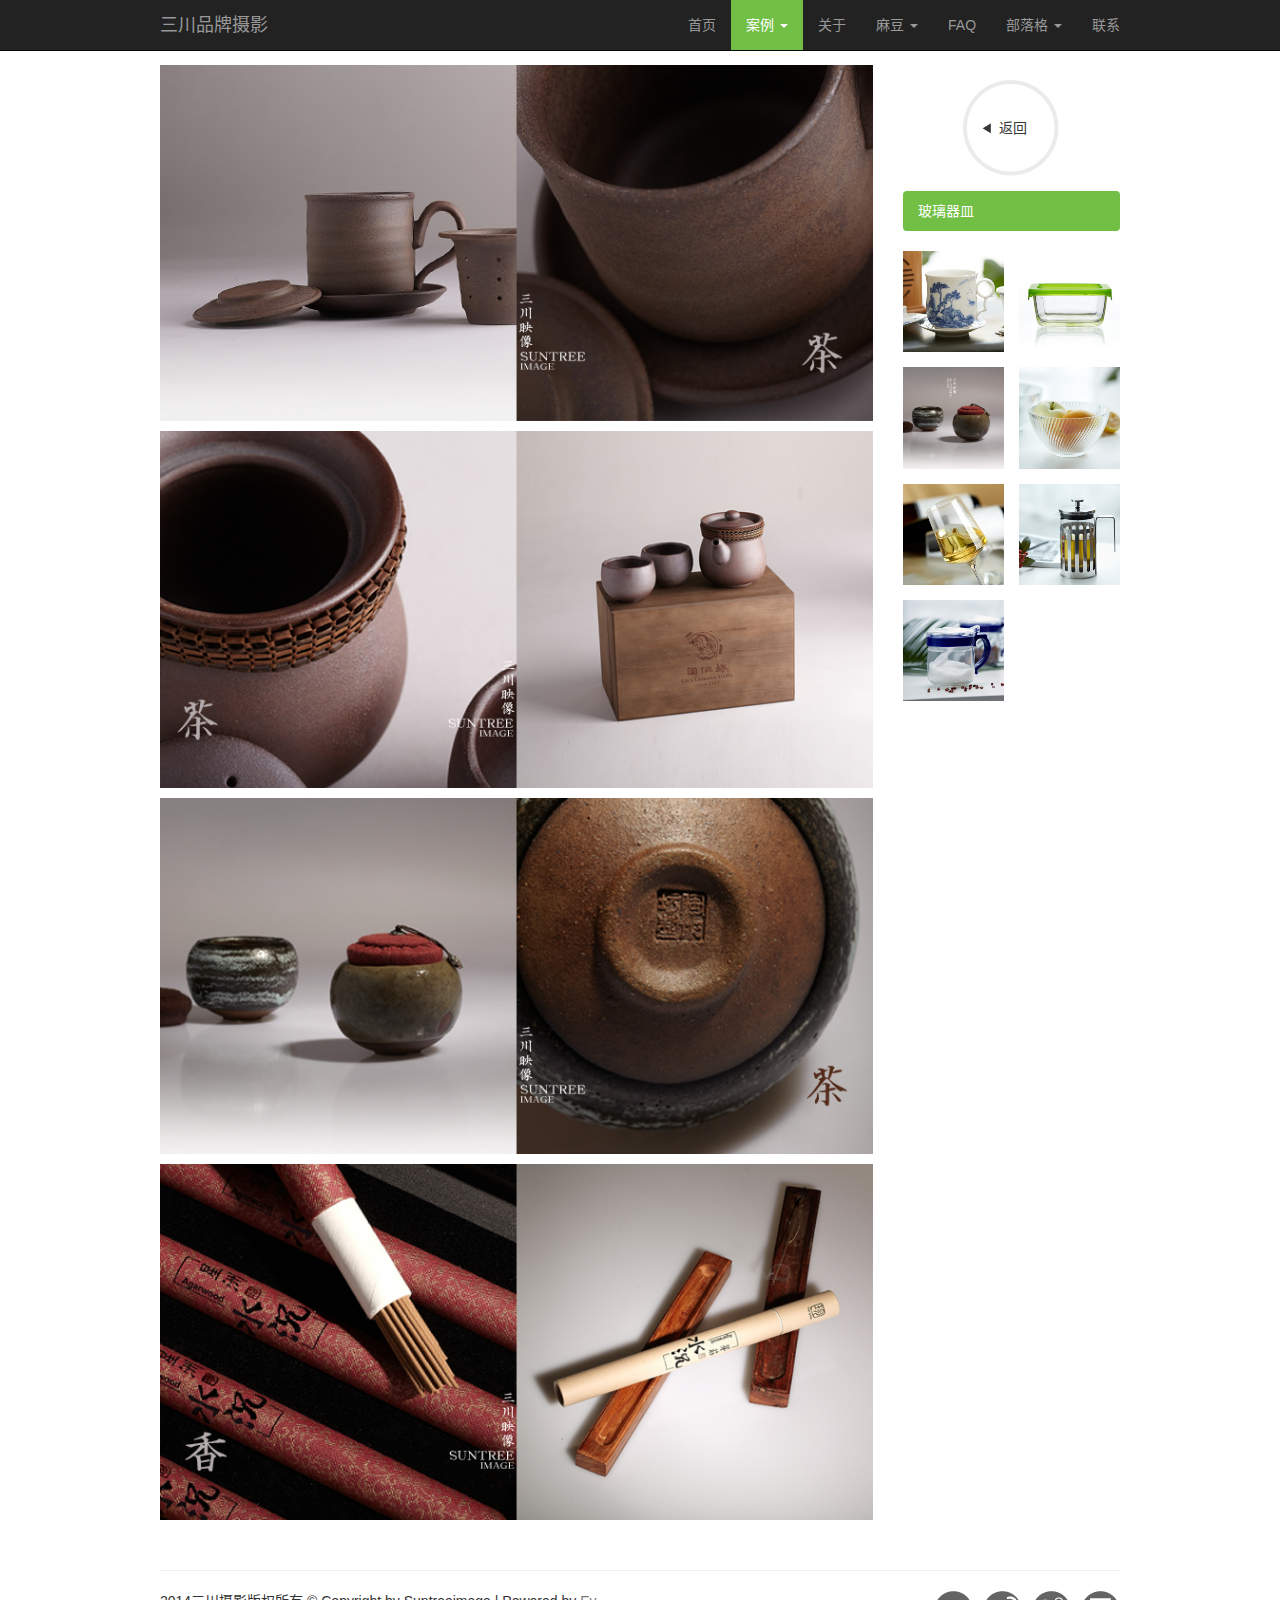
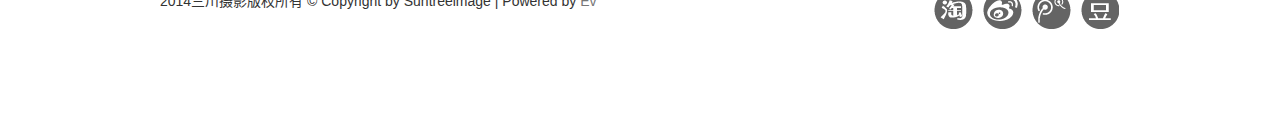
<file: anli-sub2.html>
<!DOCTYPE html>
<html lang="zh-cn">

<head>
    <meta charset="utf-8">
    <meta http-equiv="X-UA-Compatible" content="IE=edge">
    <meta name="viewport" content="width=device-width, initial-scale=1.0">
    <meta name="description" content="">
    <meta name="author" content="">
    <link rel="shortcut icon" href="../../docs-assets/ico/favicon.png">
    <title>
        Starter Template for Bootstrap
    </title>
    <!-- Bootstrap core CSS -->
    <link rel="stylesheet" href="css/bootstrap.css">
    <!-- Custom styles for this template -->
    <link href="css/suntree.css" rel="stylesheet">
    <!-- Just for debugging purposes. Don't actually copy this line! -->
        <!--[if lt IE 9]>
            <script src="../../docs-assets/js/ie8-responsive-file-warning.js">
            </script>
            <![endif]-->
        <!-- HTML5 shim and Respond.js IE8 support of HTML5 elements and media
        queries -->
        <!--[if lt IE 9]>
            <script src="http://cdn.bootcss.com/html5shiv/3.7.0/html5shiv.min.js">
            </script>
            <script src="http://cdn.bootcss.com/respond.js/1.3.0/respond.min.js">
            </script>
            <![endif]-->
        </head>
        
        <body>
            <div class="navbar navbar-inverse navbar-fixed-top" role="navigation">
                <div class="container">
                    
                        <div class="navbar-header">
                            <button type="button" class="navbar-toggle" data-toggle="collapse" data-target=".navbar-collapse">
                                <span class="sr-only">
                                    Toggle navigation
                                </span>
                                <span class="icon-bar">
                                </span>
                                <span class="icon-bar">
                                </span>
                                <span class="icon-bar">
                                </span>
                            </button>
                            <a class="navbar-brand" href="#">
                                三川品牌摄影
                            </a>
                        </div>
                        <div class="collapse navbar-collapse">
                            <ul class="nav navbar-nav navbar-right">
                                <li >
                                    <a href="index.html">
                                        首页
                                    </a>
                                </li>
                                <li class="dropdown active">
                                    <a href="anli.html" class="dropdown-toggle" data-toggle="dropdown">
                                        案例
                                        <b class="caret">
                                        </b>
                                    </a>
                                    <ul class="dropdown-menu" role="menu">
                                        <li>
                                            <a href="anli.html">
                                                商业服装
                                            </a>
                                        </li>
                                        <li>
                                            <a href="#">
                                                三维服装
                                            </a>
                                        </li>
                                        <li>
                                            <a href="#">
                                                服装摆挂
                                            </a>
                                        </li>
                                        <li>
                                            <a href="#">
                                                玻璃器皿
                                            </a>
                                        </li>
                                        <li>
                                            <a href="#">
                                                草帽箱包
                                            </a>
                                        </li>
                                        <li>
                                            <a href="#">
                                                珠宝首饰
                                            </a>
                                        </li>
                                        <li>
                                            <a href="#">
                                                家居小件
                                            </a>
                                        </li>
                                        <li>
                                            <a href="#">
                                                菜肴饮品
                                            </a>
                                        </li>
                                        <li class="divider">
                                        </li>
                                        <li>
                                            <a href="#">
                                                人像摄影
                                            </a>
                                        </li>
                                    </ul>
                                </li>
                                <li>
                                    <a href="about.html">
                                        关于
                                    </a>
                                </li>
                                <li class="dropdown">
                                    <a href="model.html" class="dropdown-toggle" data-toggle="dropdown">
                                        麻豆
                                        <b class="caret">
                                        </b>
                                    </a>
                                    <ul class="dropdown-menu" role="menu">
                                        <li>
                                            <a href="model.html">
                                                女模特
                                            </a>
                                        </li>
                                        <li>
                                            <a href="model.html">
                                                男模特
                                            </a>
                                        </li>
                                    </ul>
                                </li>
                                <li>
                                    <a href="faq.html">
                                        FAQ
                                    </a>
                                </li>
                                <li class="dropdown">
                                    <a href="blog.html" class="dropdown-toggle" data-toggle="dropdown">
                                        部落格
                                        <b class="caret">
                                        </b>
                                    </a>
                                    <ul class="dropdown-menu" role="menu">
                                        <li>
                                            <a href="blog.html">
                                                成长碎片
                                            </a>
                                        </li>
                                        <li>
                                            <a href="blog.html">
                                                技巧分享
                                            </a>
                                        </li>
                                        <li class="divider">
                                        </li>
                                        <li>
                                            <a href="blog.html">
                                                运营修炼
                                            </a>
                                        </li>
                                    </ul>
                                </li>
                                <li>
                                    <a href="contact.html">
                                        联系
                                    </a>
                                </li>
                            </ul>
                        </div>
                        <!-- /.navbar-collapse -->
                    
                </div>
            </div>
            <div class="container">
                <div class="row">
                    <div class="col-sm-9 zuizhongtu">
                        
                            <img class="img-responsive"  src="images/anli-sub2/01.jpg" alt="">
                            <img class="img-responsive"  src="images/anli-sub2/02.jpg" alt="">
                            <img class="img-responsive"  src="images/anli-sub2/03.jpg" alt="">
                            <img class="img-responsive"  src="images/anli-sub2/04.jpg" alt="">
                        
                    </div>
                    <div class="col-sm-3">
                    <div class="subgoback">
                    <a href="anli.html">返回</a>
                    </div>
                            <div class="title sidebartitle">
                                   玻璃器皿
                            </div>
                                
                        <div id="suncontainer" class="row anilsubrow">

                            <div>
                                <ul class="nav nav-stacked nav-pills hidden-xs anilsub">
                                    <li>
                                        <div class="col-sm-6">
                                            <a href="anli-sub.html">
                                                <img class="img-responsive"  src="images/anli-sub/主图.jpg" alt="">
                                            </a>
                                        </div>
                                    </li>
                                
                                    <li>
                                        <div class="col-sm-6">
                                            <a href="#">
                                                <img class="img-responsive"  src="images/anli-sub/乐扣主图.jpg" alt="">
                                            </a>
                                        </div>
                                    </li>
                                
                                    <li>
                                        <div class="col-sm-6">
                                            <a href="anli-sub2.html">
                                                <img class="img-responsive"  src="images/anli-sub/主图 (2).jpg" alt="">
                                            </a>
                                        </div>
                                    </li>
                                
                                    <li>
                                        <div class="col-sm-6">
                                            <a href="#">
                                                <img class="img-responsive"  src="images/anli-sub/主图 (3).jpg" alt="">
                                            </a>
                                        </div>
                                    </li>
                                
                                    <li>
                                        <div class="col-sm-6">
                                            <a href="#">
                                                <img class="img-responsive"  src="images/anli-sub/主图 (4).jpg" alt="">
                                            </a>
                                        </div>
                                    </li>
                                
                                    <li>
                                        <div class="col-sm-6">
                                            <a href="#">
                                                <img class="img-responsive"  src="images/anli-sub/主图 (5).jpg" alt="">
                                            </a>
                                        </div>
                                    </li>

                                    <li>
                                        <div class="col-sm-6">
                                            <a href="#">
                                                <img class="img-responsive"  src="images/anli-sub/主图 (6).jpg" alt="">
                                            </a>
                                        </div>
                                    </li>

                                </ul>
                            </div>
                        </div>
                    </div>
                </div>
            </div>

            <div class="footer" >
                <div class="container">                    
                    <hr>
                    <div class="row">
                        <div class="col-md-8">
                            <div class="copyright">2014三川摄影版权所有 © Copyright by Suntreeimage | Powered by <a target="_blank" href="http://www.douban.com/people/yokojanee">Ev</a>
                            </div>
                        </div>
                        <div class="col-md-4">
                            <div class="social">
                                <ul>
                                    <li class="taobao">
                            <a href="http://shop107865517.taobao.com/" target="_blank">&nbsp;</a></li>
                                        <li class="weibo">
                                            <a href="#" target="_blank">&nbsp;</a></li>
                                            <li class="tencent-weibo">
                                                <a href="#" target="_blank">&nbsp;</a></li>
                                                <li class="douban">
                                                    <a href="#" target="_blank">&nbsp;</a></li>
                                                </ul>
                                            </div>
                                        </div>            
                                    </div>
                                </div>
                            </div>

                            <!-- /.container -->
        <!-- Bootstrap core JavaScript==================================================-
        ->
        <!-- Placed at the end of the document so the pages load faster -->
        <script src="js/jquery.min.js"></script>
        <script src="js/jquery.sliphover.min.js"></script>
        <script src="js/bootstrap.min.js"></script>

        <script type="text/javascript">
        $(function(){
          $('#suncontainer').sliphover();
        })
        </script>
    </body>

    </html>
</file>
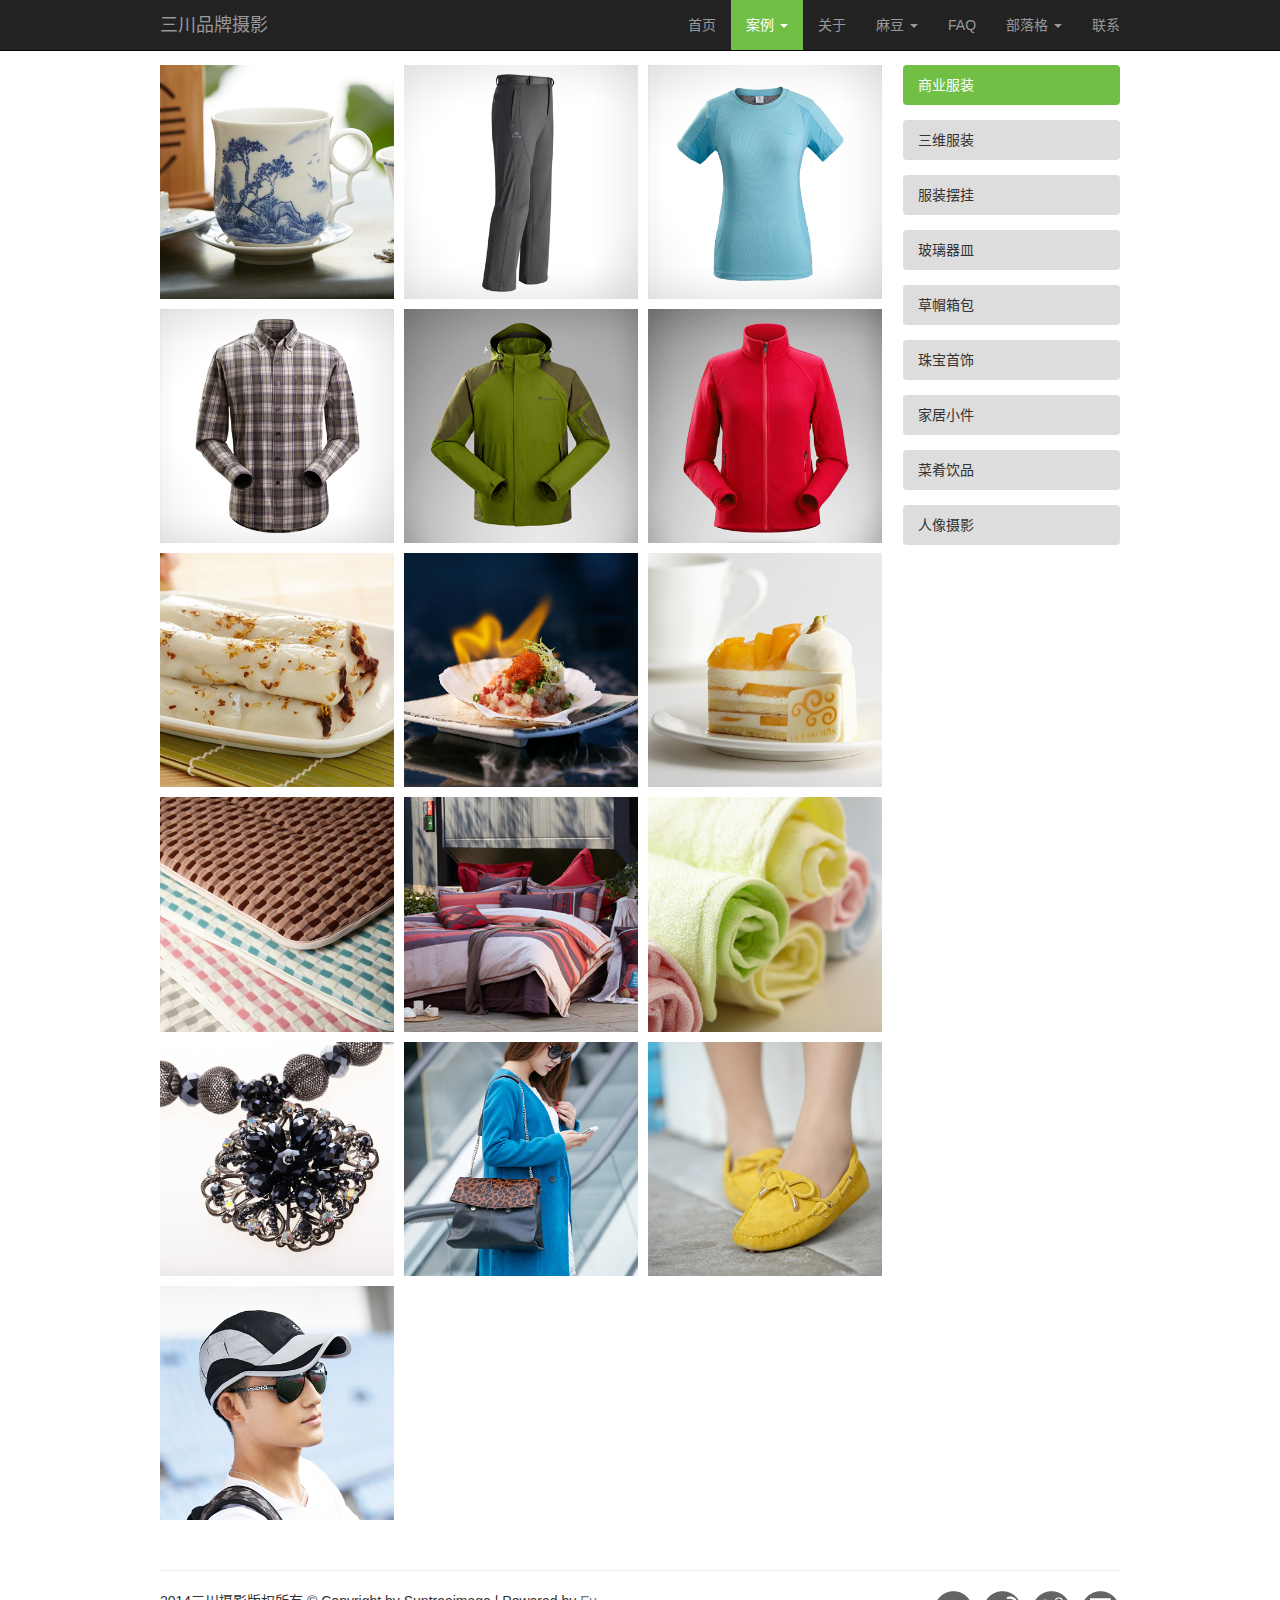
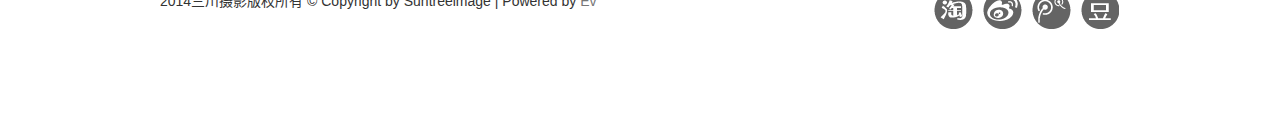
<file: anli.html>
<!DOCTYPE html>
<html lang="zh-cn">

<head>
    <meta charset="utf-8">
    <meta http-equiv="X-UA-Compatible" content="IE=edge">
    <meta name="viewport" content="width=device-width, initial-scale=1.0">
    <meta name="description" content="">
    <meta name="author" content="">
    <link rel="shortcut icon" href="../../docs-assets/ico/favicon.png">
    <title>
        Starter Template for Bootstrap
    </title>
    <!-- Bootstrap core CSS -->
    <link rel="stylesheet" href="css/bootstrap.css">
    <!-- Custom styles for this template -->
    <link href="css/suntree.css" rel="stylesheet">
    <!-- Just for debugging purposes. Don't actually copy this line! -->
        <!--[if lt IE 9]>
            <script src="../../docs-assets/js/ie8-responsive-file-warning.js">
            </script>
            <![endif]-->
        <!-- HTML5 shim and Respond.js IE8 support of HTML5 elements and media
        queries -->
        <!--[if lt IE 9]>
            <script src="http://cdn.bootcss.com/html5shiv/3.7.0/html5shiv.min.js">
            </script>
            <script src="http://cdn.bootcss.com/respond.js/1.3.0/respond.min.js">
            </script>
            <![endif]-->
        </head>
        
        <body>
            <div class="navbar navbar-inverse navbar-fixed-top" role="navigation">
                <div class="container">
                    
                        <div class="navbar-header">
                            <button type="button" class="navbar-toggle" data-toggle="collapse" data-target=".navbar-collapse">
                                <span class="sr-only">
                                    Toggle navigation
                                </span>
                                <span class="icon-bar">
                                </span>
                                <span class="icon-bar">
                                </span>
                                <span class="icon-bar">
                                </span>
                            </button>
                            <a class="navbar-brand" href="#">
                                三川品牌摄影
                            </a>
                        </div>
                        <div class="collapse navbar-collapse">
                            <ul class="nav navbar-nav navbar-right">
                                <li >
                                    <a href="index.html">
                                        首页
                                    </a>
                                </li>
                                <li class="dropdown active">
                                    <a href="anli.html" class="dropdown-toggle" data-toggle="dropdown">
                                        案例
                                        <b class="caret">
                                        </b>
                                    </a>
                                    <ul class="dropdown-menu" role="menu">
                                        <li>
                                            <a href="anli.html">
                                                商业服装
                                            </a>
                                        </li>
                                        <li>
                                            <a href="#">
                                                三维服装
                                            </a>
                                        </li>
                                        <li>
                                            <a href="#">
                                                服装摆挂
                                            </a>
                                        </li>
                                        <li>
                                            <a href="#">
                                                玻璃器皿
                                            </a>
                                        </li>
                                        <li>
                                            <a href="#">
                                                草帽箱包
                                            </a>
                                        </li>
                                        <li>
                                            <a href="#">
                                                珠宝首饰
                                            </a>
                                        </li>
                                        <li>
                                            <a href="#">
                                                家居小件
                                            </a>
                                        </li>
                                        <li>
                                            <a href="#">
                                                菜肴饮品
                                            </a>
                                        </li>
                                        <li class="divider">
                                        </li>
                                        <li>
                                            <a href="#">
                                                人像摄影
                                            </a>
                                        </li>
                                    </ul>
                                </li>
                                <li>
                                    <a href="about.html">
                                        关于
                                    </a>
                                </li>
                                <li class="dropdown">
                                    <a href="model.html" class="dropdown-toggle" data-toggle="dropdown">
                                        麻豆
                                        <b class="caret">
                                        </b>
                                    </a>
                                    <ul class="dropdown-menu" role="menu">
                                        <li>
                                            <a href="model.html">
                                                女模特
                                            </a>
                                        </li>
                                        <li>
                                            <a href="model.html">
                                                男模特
                                            </a>
                                        </li>
                                    </ul>
                                </li>
                                <li>
                                    <a href="faq.html">
                                        FAQ
                                    </a>
                                </li>
                                <li class="dropdown">
                                    <a href="blog.html" class="dropdown-toggle" data-toggle="dropdown">
                                        部落格
                                        <b class="caret">
                                        </b>
                                    </a>
                                    <ul class="dropdown-menu" role="menu">
                                        <li>
                                            <a href="blog.html">
                                                成长碎片
                                            </a>
                                        </li>
                                        <li>
                                            <a href="blog.html">
                                                技巧分享
                                            </a>
                                        </li>
                                        <li class="divider">
                                        </li>
                                        <li>
                                            <a href="blog.html">
                                                运营修炼
                                            </a>
                                        </li>
                                    </ul>
                                </li>
                                <li>
                                    <a href="contact.html">
                                        联系
                                    </a>
                                </li>
                            </ul>
                        </div>
                        <!-- /.navbar-collapse -->
                    
                </div>
            </div>
            <div class="container">
                <div class="row">
                    <div id="suncontainer" class="col-sm-9">
                        <div class="row model">
                            <div class="col-xs-6 col-sm-4">
                                <a href="anli-sub.html">
                                    <img class="img-responsive"  src="images/anli/主图 (24).jpg" alt="" title="点击查看详情">
                                </a>
                            </div>

                            <div class="col-xs-6 col-sm-4">
                                <a href="#">
                                    <img class="img-responsive"  src="images/anli/主图 (2).jpg" alt="" title="点击查看详情">
                                </a>
                            </div>

                            <div class="col-xs-6 col-sm-4">
                                <a href="#">
                                    <img class="img-responsive"  src="images/anli/主图 (3).jpg" alt="" title="点击查看详情">
                                </a>
                            </div>
                            <div class="col-xs-6 col-sm-4">
                                <a href="#">
                                    <img class="img-responsive"  src="images/anli/主图 (4).jpg" alt="" title="点击查看详情">
                                </a>
                            </div>
                            <div class="col-xs-6 col-sm-4">
                                <a href="#">
                                    <img class="img-responsive"  src="images/anli/主图 (5).jpg" alt="" title="点击查看详情">
                                </a>
                            </div>
                            <div class="col-xs-6 col-sm-4">
                                <a href="#">
                                    <img class="img-responsive"  src="images/anli/主图 (6).jpg" alt="" title="点击查看详情">
                                </a>
                            </div>
                            <div class="col-xs-6 col-sm-4">
                                <a href="#">
                                    <img class="img-responsive"  src="images/anli/主图 (7).jpg" alt="" title="点击查看详情">
                                </a>
                            </div>
                            <div class="col-xs-6 col-sm-4">
                                <a href="#">
                                    <img class="img-responsive"  src="images/anli/主图 (8).jpg" alt="" title="点击查看详情">
                                </a>
                            </div>
                            <div class="col-xs-6 col-sm-4">
                                <a href="#">
                                    <img class="img-responsive"  src="images/anli/主图 (9).jpg" alt="" title="点击查看详情">
                                </a>
                            </div>
                            <div class="col-xs-6 col-sm-4">
                                <a href="#">
                                    <img class="img-responsive"  src="images/anli/主图 (10).jpg" alt="" title="点击查看详情">
                                </a>
                            </div>
                            <div class="col-xs-6 col-sm-4">
                                <a href="#">
                                    <img class="img-responsive"  src="images/anli/主图 (11).jpg" alt="" title="点击查看详情">
                                </a>
                            </div>
                            <div class="col-xs-6 col-sm-4">
                                <a href="#">
                                    <img class="img-responsive"  src="images/anli/主图 (12).jpg" alt="" title="点击查看详情">
                                </a>
                            </div>
                            <div class="col-xs-6 col-sm-4">
                                <a href="#">
                                    <img class="img-responsive"  src="images/anli/主图 (13).jpg" alt="" title="点击查看详情">
                                </a>
                            </div>
                            <div class="col-xs-6 col-sm-4">
                                <a href="#">
                                    <img class="img-responsive"  src="images/anli/主图 (14).jpg" alt="" title="点击查看详情">
                                </a>
                            </div>
                            <div class="col-xs-6 col-sm-4">
                                <a href="#">
                                    <img class="img-responsive"  src="images/anli/主图 (15).jpg" alt="" title="点击查看详情">
                                </a>
                            </div>
                            <div class="col-xs-6 col-sm-4">
                                <a href="#">
                                    <img class="img-responsive"  src="images/anli/主图 (16).jpg" alt="" title="点击查看详情">
                                </a>
                            </div>
                        </div>
                    </div>
                    <div class="col-sm-3">
                        <ul class="nav nav-stacked nav-pills hidden-xs">
                            <li class="active">
                                <a href="#">商业服装</a>
                            </li>
                            <li>
                                <a href="#">三维服装</a>
                            </li>
                            <li >
                                <a href="#">服装摆挂</a>
                            </li>
                            <li>
                                <a href="anli-sub.html">玻璃器皿</a>
                            </li>
                            <li >
                                <a href="#">草帽箱包</a>
                            </li>
                            <li>
                                <a href="#">珠宝首饰</a>
                            </li>
                            <li>
                                <a href="#">家居小件</a>
                            </li>
                            <li>
                                <a href="#">菜肴饮品</a>
                            </li>
                            <li>
                                <a href="#">人像摄影</a>
                            </li>
                        </ul>
                    </div>
                </div>
            </div>

            <div class="footer" >
                <div class="container">                    
                    <hr>
                    <div class="row">
                        <div class="col-md-8">
                            <div class="copyright">2014三川摄影版权所有 © Copyright by Suntreeimage | Powered by <a target="_blank" href="http://www.douban.com/people/yokojanee">Ev</a>
                            </div>
                        </div>
                        <div class="col-md-4">
                            <div class="social">
                                <ul>
                                    <li class="taobao">
                            <a href="http://shop107865517.taobao.com/" target="_blank">&nbsp;</a></li>
                                        <li class="weibo">
                                            <a href="#" target="_blank">&nbsp;</a></li>
                                            <li class="tencent-weibo">
                                                <a href="#" target="_blank">&nbsp;</a></li>
                                                <li class="douban">
                                                    <a href="#" target="_blank">&nbsp;</a></li>
                                                </ul>
                                            </div>
                                        </div>            
                                    </div>
                                </div>
                            </div>

                            <!-- /.container -->
        <!-- Bootstrap core JavaScript==================================================-
        ->
        <!-- Placed at the end of the document so the pages load faster -->
        <script src="js/jquery.min.js"></script>
        <script src="js/jquery.sliphover.min.js"></script>
        <script src="js/bootstrap.min.js"></script>

        <script type="text/javascript">
        $(function(){
          $('#suncontainer').sliphover();
        })
        </script>
    </body>

    </html>
</file>
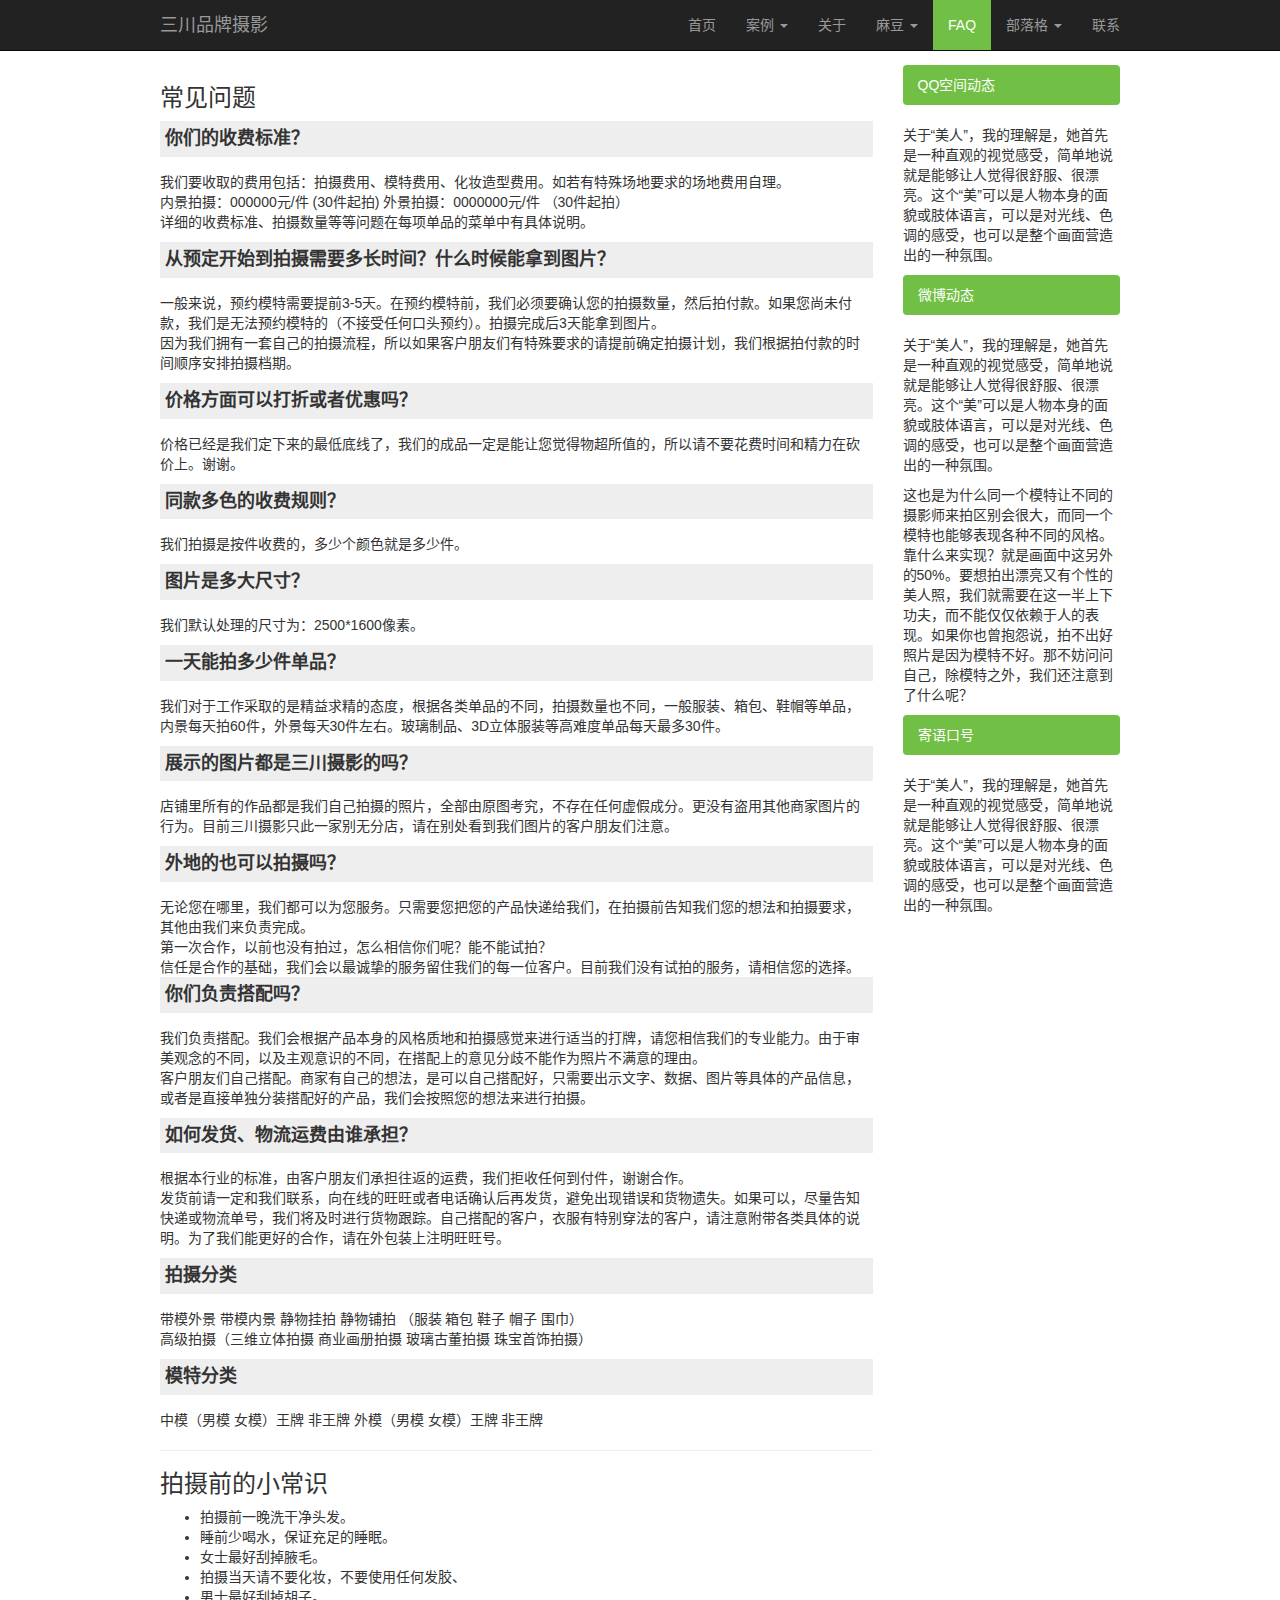
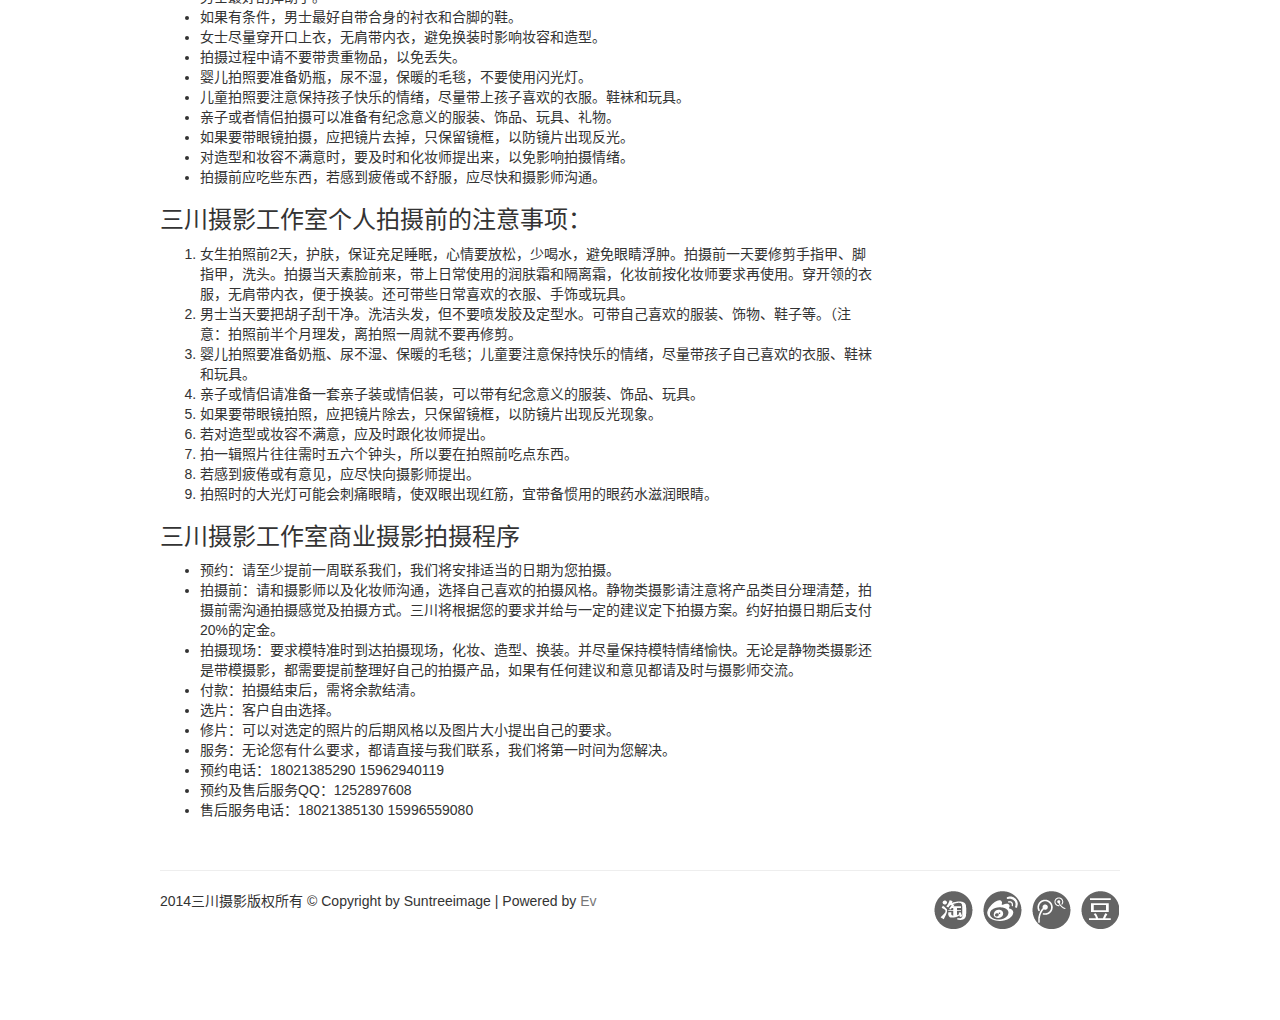
<file: faq.html>
<!DOCTYPE html>
<html lang="zh-cn">

<head>
    <meta charset="utf-8">
    <meta http-equiv="X-UA-Compatible" content="IE=edge">
    <meta name="viewport" content="width=device-width, initial-scale=1.0">
    <meta name="description" content="">
    <meta name="author" content="">
    <link rel="shortcut icon" href="../../docs-assets/ico/favicon.png">
    <title>
        Starter Template for Bootstrap
    </title>
    <!-- Bootstrap core CSS -->
    <link rel="stylesheet" href="css/bootstrap.css">
    <!-- Custom styles for this template -->
    <link href="css/suntree.css" rel="stylesheet">
    <!-- Just for debugging purposes. Don't actually copy this line! -->
        <!--[if lt IE 9]>
            <script src="../../docs-assets/js/ie8-responsive-file-warning.js">
            </script>
            <![endif]-->
        <!-- HTML5 shim and Respond.js IE8 support of HTML5 elements and media
        queries -->
        <!--[if lt IE 9]>
            <script src="http://cdn.bootcss.com/html5shiv/3.7.0/html5shiv.min.js">
            </script>
            <script src="http://cdn.bootcss.com/respond.js/1.3.0/respond.min.js">
            </script>
            <![endif]-->
        </head>
        
        <body>
            <div class="navbar navbar-inverse navbar-fixed-top" role="navigation">
                <div class="container">
                    
                        <div class="navbar-header">
                            <button type="button" class="navbar-toggle" data-toggle="collapse" data-target=".navbar-collapse">
                                <span class="sr-only">
                                    Toggle navigation
                                </span>
                                <span class="icon-bar">
                                </span>
                                <span class="icon-bar">
                                </span>
                                <span class="icon-bar">
                                </span>
                            </button>
                            <a class="navbar-brand" href="#">
                                三川品牌摄影
                            </a>
                        </div>
                        <div class="collapse navbar-collapse">
                            <ul class="nav navbar-nav navbar-right">
                                <li >
                                    <a href="index.html">
                                        首页
                                    </a>
                                </li>
                                <li class="dropdown">
                                    <a href="anli.html" class="dropdown-toggle" data-toggle="dropdown">
                                        案例
                                        <b class="caret">
                                        </b>
                                    </a>
                                    <ul class="dropdown-menu" role="menu">
                                        <li>
                                            <a href="anli.html">
                                                商业服装
                                            </a>
                                        </li>
                                        <li>
                                            <a href="#">
                                                三维服装
                                            </a>
                                        </li>
                                        <li>
                                            <a href="#">
                                                服装摆挂
                                            </a>
                                        </li>
                                        <li>
                                            <a href="#">
                                                玻璃器皿
                                            </a>
                                        </li>
                                        <li>
                                            <a href="#">
                                                草帽箱包
                                            </a>
                                        </li>
                                        <li>
                                            <a href="#">
                                                珠宝首饰
                                            </a>
                                        </li>
                                        <li>
                                            <a href="#">
                                                家居小件
                                            </a>
                                        </li>
                                        <li>
                                            <a href="#">
                                                菜肴饮品
                                            </a>
                                        </li>
                                        <li class="divider">
                                        </li>
                                        <li>
                                            <a href="#">
                                                人像摄影
                                            </a>
                                        </li>
                                    </ul>
                                </li>
                                <li>
                                    <a href="about.html">
                                        关于
                                    </a>
                                </li>
                                <li class="dropdown">
                                    <a href="model.html" class="dropdown-toggle" data-toggle="dropdown">
                                        麻豆
                                        <b class="caret">
                                        </b>
                                    </a>
                                    <ul class="dropdown-menu" role="menu">
                                        <li>
                                            <a href="model.html">
                                                女模特
                                            </a>
                                        </li>
                                        <li>
                                            <a href="model.html">
                                                男模特
                                            </a>
                                        </li>
                                    </ul>
                                </li>
                                <li class="active">
                                    <a href="faq.html">
                                        FAQ
                                    </a>
                                </li>
                                <li class="dropdown">
                                    <a href="blog.html" class="dropdown-toggle" data-toggle="dropdown">
                                        部落格
                                        <b class="caret">
                                        </b>
                                    </a>
                                    <ul class="dropdown-menu" role="menu">
                                        <li>
                                            <a href="blog.html">
                                                成长碎片
                                            </a>
                                        </li>
                                        <li>
                                            <a href="blog.html">
                                                技巧分享
                                            </a>
                                        </li>
                                        <li class="divider">
                                        </li>
                                        <li>
                                            <a href="blog.html">
                                                运营修炼
                                            </a>
                                        </li>
                                    </ul>
                                </li>
                                <li>
                                    <a href="contact.html">
                                        联系
                                    </a>
                                </li>
                            </ul>
                        </div>
                        <!-- /.navbar-collapse -->
                    
                </div>
            </div>
            <div class="container">
                <div class="row">
                    <div class="col-sm-9 ">

                                <h3>常见问题</h3>
                                <b class="graybacktitle">你们的收费标准？</b>
                                <p>我们要收取的费用包括：拍摄费用、模特费用、化妆造型费用。如若有特殊场地要求的场地费用自理。<br>
                                内景拍摄：000000元/件 (30件起拍) 外景拍摄：0000000元/件 （30件起拍）<br>
                                详细的收费标准、拍摄数量等等问题在每项单品的菜单中有具体说明。</p>

                                <b class="graybacktitle">从预定开始到拍摄需要多长时间？什么时候能拿到图片？</b>
                                <p>一般来说，预约模特需要提前3-5天。在预约模特前，我们必须要确认您的拍摄数量，然后拍付款。如果您尚未付款，我们是无法预约模特的（不接受任何口头预约）。拍摄完成后3天能拿到图片。<br>
                                因为我们拥有一套自己的拍摄流程，所以如果客户朋友们有特殊要求的请提前确定拍摄计划，我们根据拍付款的时间顺序安排拍摄档期。</p>
                                
                                <b class="graybacktitle">价格方面可以打折或者优惠吗？</b>
                                <p>价格已经是我们定下来的最低底线了，我们的成品一定是能让您觉得物超所值的，所以请不要花费时间和精力在砍价上。谢谢。</p>
                               
                                <b class="graybacktitle">同款多色的收费规则？</b>
                                <p>我们拍摄是按件收费的，多少个颜色就是多少件。</p>
                                
                                <b class="graybacktitle">图片是多大尺寸？</b>
                                <p>我们默认处理的尺寸为：2500*1600像素。</p>
                                
                                <b class="graybacktitle">一天能拍多少件单品？</b>
                                <p>我们对于工作采取的是精益求精的态度，根据各类单品的不同，拍摄数量也不同，一般服装、箱包、鞋帽等单品，内景每天拍60件，外景每天30件左右。玻璃制品、3D立体服装等高难度单品每天最多30件。</p>
                                
                                <b class="graybacktitle">展示的图片都是三川摄影的吗？</b>
                                店铺里所有的作品都是我们自己拍摄的照片，全部由原图考究，不存在任何虚假成分。更没有盗用其他商家图片的行为。目前三川摄影只此一家别无分店，请在别处看到我们图片的客户朋友们注意。</p>
                               
                                <b class="graybacktitle">外地的也可以拍摄吗？</b>
                                <p>无论您在哪里，我们都可以为您服务。只需要您把您的产品快递给我们，在拍摄前告知我们您的想法和拍摄要求，其他由我们来负责完成。<br>
                                第一次合作，以前也没有拍过，怎么相信你们呢？能不能试拍？<br>
                                信任是合作的基础，我们会以最诚挚的服务留住我们的每一位客户。目前我们没有试拍的服务，请相信您的选择。<br>
                                
                                <b class="graybacktitle">你们负责搭配吗？</b>
                                <p>我们负责搭配。我们会根据产品本身的风格质地和拍摄感觉来进行适当的打牌，请您相信我们的专业能力。由于审美观念的不同，以及主观意识的不同，在搭配上的意见分歧不能作为照片不满意的理由。<br>
                                客户朋友们自己搭配。商家有自己的想法，是可以自己搭配好，只需要出示文字、数据、图片等具体的产品信息，或者是直接单独分装搭配好的产品，我们会按照您的想法来进行拍摄。</p>
                                
                                <b class="graybacktitle">如何发货、物流运费由谁承担？</b>
                                <p>根据本行业的标准，由客户朋友们承担往返的运费，我们拒收任何到付件，谢谢合作。<br>
                                发货前请一定和我们联系，向在线的旺旺或者电话确认后再发货，避免出现错误和货物遗失。如果可以，尽量告知快递或物流单号，我们将及时进行货物跟踪。自己搭配的客户，衣服有特别穿法的客户，请注意附带各类具体的说明。为了我们能更好的合作，请在外包装上注明旺旺号。</p>
                              
                                <b class="graybacktitle">拍摄分类</b>
                                <p>带模外景 带模内景 静物挂拍 静物铺拍 （服装 箱包 鞋子 帽子 围巾）<br>
                                高级拍摄（三维立体拍摄 商业画册拍摄 玻璃古董拍摄 珠宝首饰拍摄）</p>
                                
                                <b class="graybacktitle">模特分类</b>
                                <p>中模（男模 女模）王牌 非王牌 外模（男模 女模）王牌 非王牌</p>
                        
                        <hr>

                                <h3>拍摄前的小常识</h3>
                                <ul>
                                    <li>拍摄前一晚洗干净头发。</li>
                                    <li>睡前少喝水，保证充足的睡眠。</li>
                                    <li>女士最好刮掉腋毛。</li>
                                    <li>拍摄当天请不要化妆，不要使用任何发胶、</li>
                                    <li>男士最好刮掉胡子。</li>
                                    <li> 如果有条件，男士最好自带合身的衬衣和合脚的鞋。</li>
                                    <li>女士尽量穿开口上衣，无肩带内衣，避免换装时影响妆容和造型。</li>
                                    <li> 拍摄过程中请不要带贵重物品，以免丢失。</li>
                                    <li> 婴儿拍照要准备奶瓶，尿不湿，保暖的毛毯，不要使用闪光灯。</li>
                                    <li>儿童拍照要注意保持孩子快乐的情绪，尽量带上孩子喜欢的衣服。鞋袜和玩具。</li>
                                    <li>亲子或者情侣拍摄可以准备有纪念意义的服装、饰品、玩具、礼物。</li>
                                    <li>如果要带眼镜拍摄，应把镜片去掉，只保留镜框，以防镜片出现反光。</li>
                                    <li>对造型和妆容不满意时，要及时和化妆师提出来，以免影响拍摄情绪。</li>
                                    <li>拍摄前应吃些东西，若感到疲倦或不舒服，应尽快和摄影师沟通。</li>
                                </ul>

                                                             

                                <h3>三川摄影工作室个人拍摄前的注意事项：</h3>
                                <ol>
                                    <li>女生拍照前2天，护肤，保证充足睡眠，心情要放松，少喝水，避免眼睛浮肿。拍摄前一天要修剪手指甲、脚指甲，洗头。拍摄当天素脸前来，带上日常使用的润肤霜和隔离霜，化妆前按化妆师要求再使用。穿开领的衣服，无肩带内衣，便于换装。还可带些日常喜欢的衣服、手饰或玩具。</li>
                                    <li>男士当天要把胡子刮干净。洗洁头发，但不要喷发胶及定型水。可带自己喜欢的服装、饰物、鞋子等。（注意：拍照前半个月理发，离拍照一周就不要再修剪。</li>
                                    <li>婴儿拍照要准备奶瓶、尿不湿、保暖的毛毯；儿童要注意保持快乐的情绪，尽量带孩子自己喜欢的衣服、鞋袜和玩具。</li>
                                    <li>亲子或情侣请准备一套亲子装或情侣装，可以带有纪念意义的服装、饰品、玩具。</li>
                                    <li>如果要带眼镜拍照，应把镜片除去，只保留镜框，以防镜片出现反光现象。</li>
                                    <li>若对造型或妆容不满意，应及时跟化妆师提出。</li>
                                    <li>拍一辑照片往往需时五六个钟头，所以要在拍照前吃点东西。</li>
                                    <li>若感到疲倦或有意见，应尽快向摄影师提出。</li>
                                    <li>拍照时的大光灯可能会刺痛眼睛，使双眼出现红筋，宜带备惯用的眼药水滋润眼睛。</li>
                                </ol>
                                                              
                                <h3>三川摄影工作室商业摄影拍摄程序</h3>
                                <ul>
                                    <li>预约：请至少提前一周联系我们，我们将安排适当的日期为您拍摄。</li>
                                    <li>拍摄前：请和摄影师以及化妆师沟通，选择自己喜欢的拍摄风格。静物类摄影请注意将产品类目分理清楚，拍摄前需沟通拍摄感觉及拍摄方式。三川将根据您的要求并给与一定的建议定下拍摄方案。约好拍摄日期后支付20%的定金。</li>
                                    <li> 拍摄现场：要求模特准时到达拍摄现场，化妆、造型、换装。并尽量保持模特情绪愉快。无论是静物类摄影还是带模摄影，都需要提前整理好自己的拍摄产品，如果有任何建议和意见都请及时与摄影师交流。</li>
                                    <li>付款：拍摄结束后，需将余款结清。</li>
                                    <li> 选片：客户自由选择。</li>
                                    <li>修片：可以对选定的照片的后期风格以及图片大小提出自己的要求。</li>
                                    <li>服务：无论您有什么要求，都请直接与我们联系，我们将第一时间为您解决。</li>
                                    <li>预约电话：18021385290 15962940119</li>
                                    <li> 预约及售后服务QQ：1252897608</li>
                                    <li>售后服务电话：18021385130 15996559080</li>
                                </ul>
                               
                    </div>
                    <div class="col-sm-3">

                            <div class="title sidebartitle">
                                   QQ空间动态
                            </div>                                
                                    <p>关于“美人”，我的理解是，她首先是一种直观的视觉感受，简单地说就是能够让人觉得很舒服、很漂亮。这个“美”可以是人物本身的面貌或肢体语言，可以是对光线、色调的感受，也可以是整个画面营造出的一种氛围。</p>

                            <div class="title sidebartitle">
                                   微博动态
                            </div>                                
                                    <p>关于“美人”，我的理解是，她首先是一种直观的视觉感受，简单地说就是能够让人觉得很舒服、很漂亮。这个“美”可以是人物本身的面貌或肢体语言，可以是对光线、色调的感受，也可以是整个画面营造出的一种氛围。</p>
                                    <p>这也是为什么同一个模特让不同的摄影师来拍区别会很大，而同一个模特也能够表现各种不同的风格。靠什么来实现？就是画面中这另外的50%。要想拍出漂亮又有个性的美人照，我们就需要在这一半上下功夫，而不能仅仅依赖于人的表现。如果你也曾抱怨说，拍不出好照片是因为模特不好。那不妨问问自己，除模特之外，我们还注意到了什么呢？</p>


                            <div class="title sidebartitle">
                                   寄语口号
                            </div>                                
                                    <p>关于“美人”，我的理解是，她首先是一种直观的视觉感受，简单地说就是能够让人觉得很舒服、很漂亮。这个“美”可以是人物本身的面貌或肢体语言，可以是对光线、色调的感受，也可以是整个画面营造出的一种氛围。</p>
                    </div>
                </div>
            </div>

            <div class="footer" >
                <div class="container">                    
                    <hr>
                    <div class="row">
                        <div class="col-md-8">
                            <div class="copyright">2014三川摄影版权所有 © Copyright by Suntreeimage | Powered by <a target="_blank" href="http://www.douban.com/people/yokojanee">Ev</a>
                            </div>
                        </div>
                        <div class="col-md-4">
                            <div class="social">
                                <ul>
                                    <li class="taobao">
                            <a href="http://shop107865517.taobao.com/" target="_blank">&nbsp;</a></li>
                                        <li class="weibo">
                                            <a href="#" target="_blank">&nbsp;</a></li>
                                            <li class="tencent-weibo">
                                                <a href="#" target="_blank">&nbsp;</a></li>
                                                <li class="douban">
                                                    <a href="#" target="_blank">&nbsp;</a></li>
                                                </ul>
                                            </div>
                                        </div>            
                                    </div>
                                </div>
                            </div>

                            <!-- /.container -->
        <!-- Bootstrap core JavaScript==================================================-
        ->
        <!-- Placed at the end of the document so the pages load faster -->
        <script src="js/jquery.min.js">
        </script>
        <script src="js/bootstrap.min.js">
        </script>
    </body>

    </html>
</file>
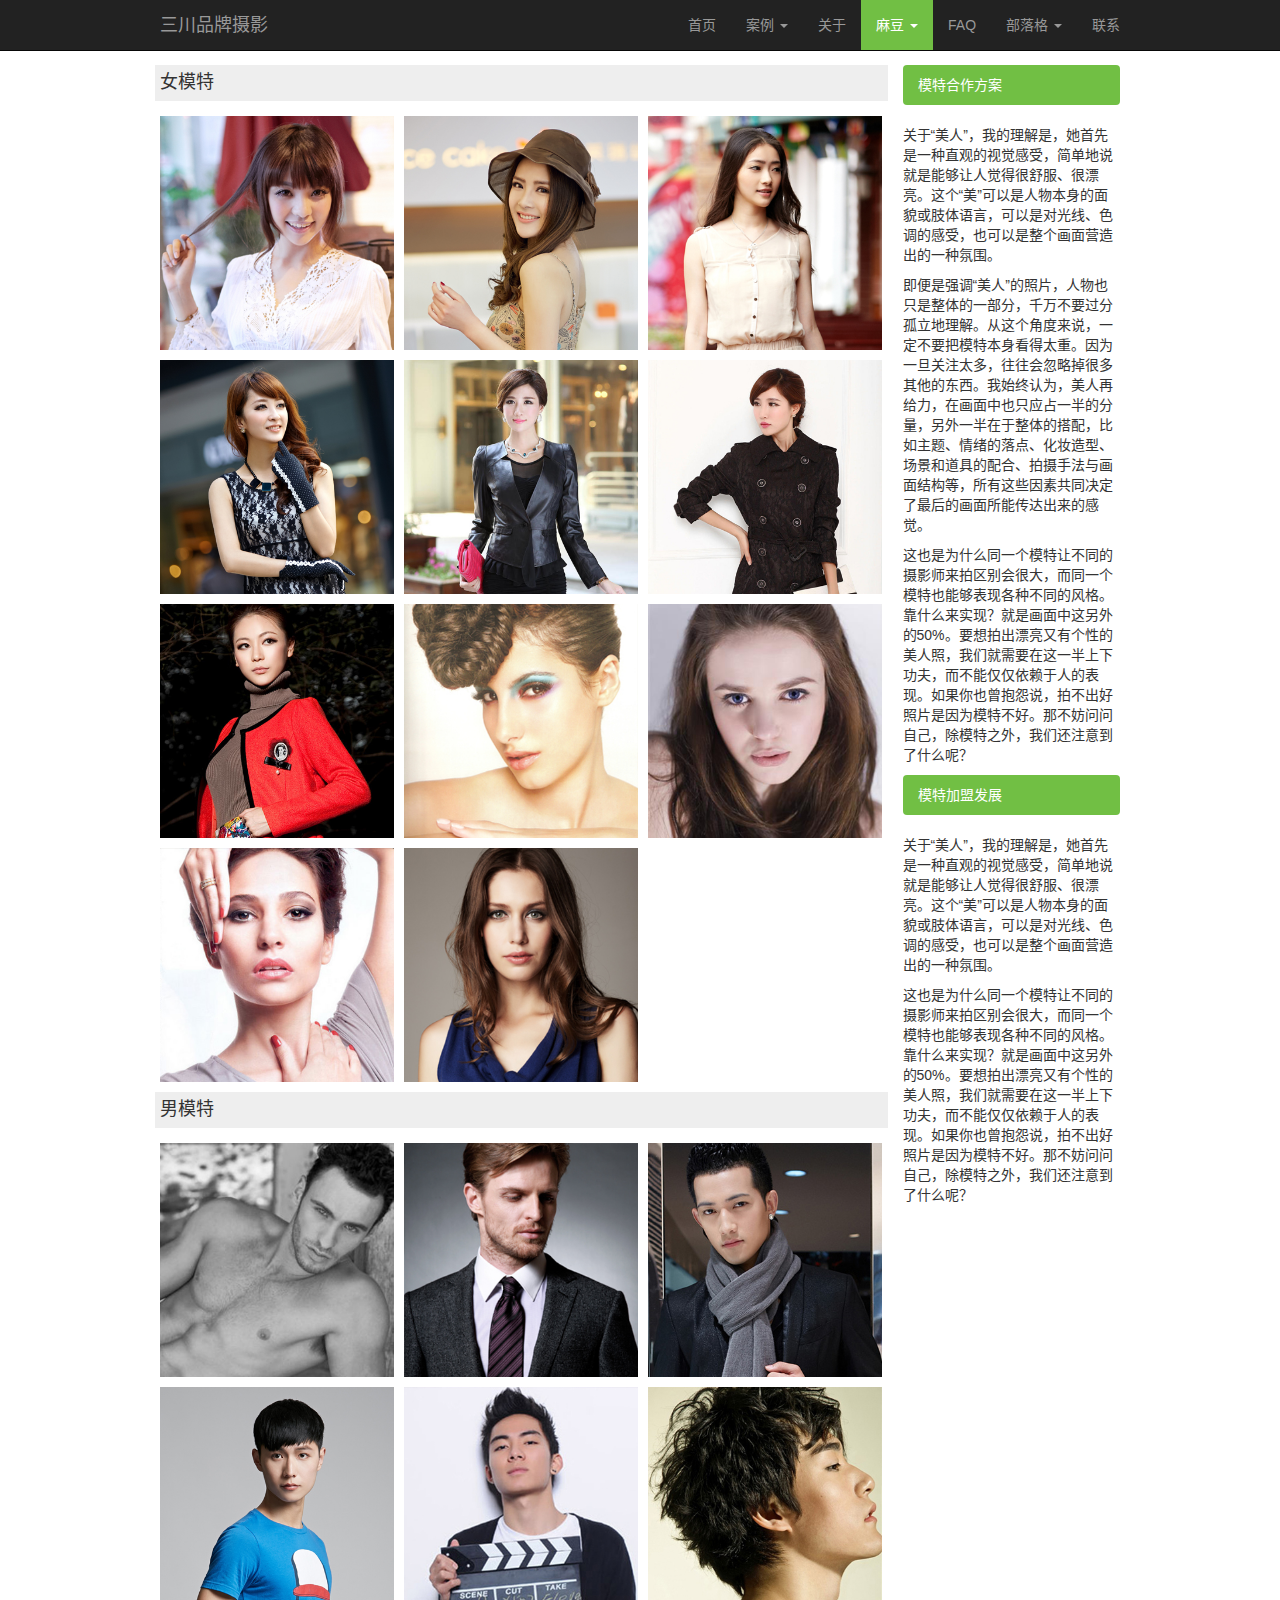
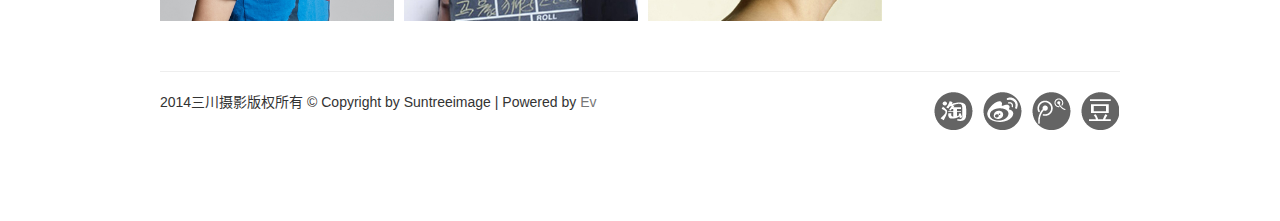
<file: model.html>
<!DOCTYPE html>
<html lang="zh-cn">

<head>
    <meta charset="utf-8">
    <meta http-equiv="X-UA-Compatible" content="IE=edge">
    <meta name="viewport" content="width=device-width, initial-scale=1.0">
    <meta name="description" content="">
    <meta name="author" content="">
    <link rel="shortcut icon" href="../../docs-assets/ico/favicon.png">
    <title>
        Starter Template for Bootstrap
    </title>
    <!-- Bootstrap core CSS -->
    <link rel="stylesheet" href="css/bootstrap.css">
    <!-- Custom styles for this template -->
    <link href="css/suntree.css" rel="stylesheet">
    <!-- Just for debugging purposes. Don't actually copy this line! -->
        <!--[if lt IE 9]>
            <script src="../../docs-assets/js/ie8-responsive-file-warning.js">
            </script>
            <![endif]-->
        <!-- HTML5 shim and Respond.js IE8 support of HTML5 elements and media
        queries -->
        <!--[if lt IE 9]>
            <script src="http://cdn.bootcss.com/html5shiv/3.7.0/html5shiv.min.js">
            </script>
            <script src="http://cdn.bootcss.com/respond.js/1.3.0/respond.min.js">
            </script>
            <![endif]-->
        </head>
        
        <body>
            <div class="navbar navbar-inverse navbar-fixed-top" role="navigation">
                <div class="container">
                    
                        <div class="navbar-header">
                            <button type="button" class="navbar-toggle" data-toggle="collapse" data-target=".navbar-collapse">
                                <span class="sr-only">
                                    Toggle navigation
                                </span>
                                <span class="icon-bar">
                                </span>
                                <span class="icon-bar">
                                </span>
                                <span class="icon-bar">
                                </span>
                            </button>
                            <a class="navbar-brand" href="#">
                                三川品牌摄影
                            </a>
                        </div>
                        <div class="collapse navbar-collapse">
                            <ul class="nav navbar-nav navbar-right">
                                <li >
                                    <a href="index.html">
                                        首页
                                    </a>
                                </li>
                                <li class="dropdown">
                                    <a href="anli.html" class="dropdown-toggle" data-toggle="dropdown">
                                        案例
                                        <b class="caret">
                                        </b>
                                    </a>
                                    <ul class="dropdown-menu" role="menu">
                                        <li>
                                            <a href="anli.html">
                                                商业服装
                                            </a>
                                        </li>
                                        <li>
                                            <a href="#">
                                                三维服装
                                            </a>
                                        </li>
                                        <li>
                                            <a href="#">
                                                服装摆挂
                                            </a>
                                        </li>
                                        <li>
                                            <a href="#">
                                                玻璃器皿
                                            </a>
                                        </li>
                                        <li>
                                            <a href="#">
                                                草帽箱包
                                            </a>
                                        </li>
                                        <li>
                                            <a href="#">
                                                珠宝首饰
                                            </a>
                                        </li>
                                        <li>
                                            <a href="#">
                                                家居小件
                                            </a>
                                        </li>
                                        <li>
                                            <a href="#">
                                                菜肴饮品
                                            </a>
                                        </li>
                                        <li class="divider">
                                        </li>
                                        <li>
                                            <a href="#">
                                                人像摄影
                                            </a>
                                        </li>
                                    </ul>
                                </li>
                                <li>
                                    <a href="about.html">
                                        关于
                                    </a>
                                </li>
                                <li class="dropdown active">
                                    <a href="model.html" class="dropdown-toggle" data-toggle="dropdown">
                                        麻豆
                                        <b class="caret">
                                        </b>
                                    </a>
                                    <ul class="dropdown-menu" role="menu">
                                        <li>
                                            <a href="model.html">
                                                女模特
                                            </a>
                                        </li>
                                        <li>
                                            <a href="model.html">
                                                男模特
                                            </a>
                                        </li>
                                    </ul>
                                </li>
                                <li>
                                    <a href="faq.html">
                                        FAQ
                                    </a>
                                </li>
                                <li class="dropdown">
                                    <a href="blog.html" class="dropdown-toggle" data-toggle="dropdown">
                                        部落格
                                        <b class="caret">
                                        </b>
                                    </a>
                                    <ul class="dropdown-menu" role="menu">
                                        <li>
                                            <a href="blog.html">
                                                成长碎片
                                            </a>
                                        </li>
                                        <li>
                                            <a href="blog.html">
                                                技巧分享
                                            </a>
                                        </li>
                                        <li class="divider">
                                        </li>
                                        <li>
                                            <a href="blog.html">
                                                运营修炼
                                            </a>
                                        </li>
                                    </ul>
                                </li>
                                <li>
                                    <a href="contact.html">
                                        联系
                                    </a>
                                </li>
                            </ul>
                        </div>
                        <!-- /.navbar-collapse -->
                    
                </div>
            </div>
            <div class="container">
                <div class="row">
                <div id="suncontainer" class="col-sm-9 ">                        

                        <div class="row model" >
                        <a class="graybacktitle" href="#" >女模特</a>
                            <div class="col-xs-6 col-sm-4">
                                <a href="#">
                                    <img class="img-responsive"  src="images/01.jpg" alt="" title="莎莎">
                                </a>
                            </div>

                            <div class="col-xs-6 col-sm-4">
                                <a href="#">
                                    <img class="img-responsive" src="images/02.jpg" alt=""  title="JASY">
                                </a>
                            </div>

                            <div class="col-xs-6 col-sm-4">
                                <a href="#">
                                    <img class="img-responsive" src="images/03.jpg" alt=""  title="香香">
                                </a>
                            </div>

                            <div class="col-xs-6 col-sm-4">
                                <a href="#">
                                    <img class="img-responsive" src="images/04.jpg" alt=""  title="柒柒">
                                </a>
                            </div>

                            <div class="col-xs-6 col-sm-4">
                                <a href="#">
                                    <img class="img-responsive" src="images/05.jpg" alt=""  title="优依">
                                </a>
                            </div>

                            <div class="col-xs-6 col-sm-4">
                                <a href="#">
                                    <img class="img-responsive" src="images/06.jpg" alt=""  title="模特名字">
                                </a>
                            </div>

                            <div class="col-xs-6 col-sm-4">
                                <a href="#">
                                    <img class="img-responsive" src="images/07.jpg" alt=""  title="模特名字">
                                </a>
                            </div>

                            <div class="col-xs-6 col-sm-4">
                                <a href="#">
                                    <img class="img-responsive" src="images/11zt.jpg" alt=""  title="模特名字">
                                </a>
                            </div>

                            <div class="col-xs-6 col-sm-4">
                                <a href="#">
                                    <img class="img-responsive" src="images/12.jpg" alt=""  title="模特名字">
                                </a>
                            </div>

                            <div class="col-xs-6 col-sm-4">
                                <a href="#">
                                    <img class="img-responsive" src="images/13.jpg" alt=""  title="模特名字">
                                </a>
                            </div>

                            <div class="col-xs-6 col-sm-4">
                                <a href="#">
                                    <img class="img-responsive" src="images/14.jpg" alt=""  title="模特名字">
                                </a>
                            </div>
                            </div>



                        
                        <div class="row model">
                        <a class="graybacktitle" href="#" >男模特</a>

                            <div class="col-xs-6 col-sm-4">
                                <a href="#">
                                    <img class="img-responsive" src="images/15.jpg" alt=""  title="模特名字">
                                </a>
                            </div>

                            <div class="col-xs-6 col-sm-4">
                                <a href="#">
                                    <img class="img-responsive" src="images/16.jpg" alt=""  title="模特名字">
                                </a>
                            </div>
                            
                            <div class="col-xs-6 col-sm-4">
                                <a href="#">
                                    <img class="img-responsive" src="images/08.jpg" alt=""  title="模特名字">
                                </a>
                            </div>

                            <div class="col-xs-6 col-sm-4">
                                <a href="#">
                                    <img class="img-responsive" src="images/09.jpg" alt=""  title="模特名字">
                                </a>
                            </div>

                            <div class="col-xs-6 col-sm-4">
                                <a href="#">
                                    <img class="img-responsive" src="images/10.jpg" alt=""  title="模特名字">
                                </a>
                            </div>

                            <div class="col-xs-6 col-sm-4">
                                <a href="#">
                                    <img class="img-responsive" src="images/11.jpg" alt=""  title="模特名字">
                                </a>
                            </div>

                        </div>
                    

                    </div>


                    <div class="col-sm-3">

                            <div class="title sidebartitle">
                                   模特合作方案
                            </div>                                
                                    <p>关于“美人”，我的理解是，她首先是一种直观的视觉感受，简单地说就是能够让人觉得很舒服、很漂亮。这个“美”可以是人物本身的面貌或肢体语言，可以是对光线、色调的感受，也可以是整个画面营造出的一种氛围。</p>

                                    <p>即便是强调“美人”的照片，人物也只是整体的一部分，千万不要过分孤立地理解。从这个角度来说，一定不要把模特本身看得太重。因为一旦关注太多，往往会忽略掉很多其他的东西。我始终认为，美人再给力，在画面中也只应占一半的分量，另外一半在于整体的搭配，比如主题、情绪的落点、化妆造型、场景和道具的配合、拍摄手法与画面结构等，所有这些因素共同决定了最后的画面所能传达出来的感觉。</p>

                                    <p>这也是为什么同一个模特让不同的摄影师来拍区别会很大，而同一个模特也能够表现各种不同的风格。靠什么来实现？就是画面中这另外的50%。要想拍出漂亮又有个性的美人照，我们就需要在这一半上下功夫，而不能仅仅依赖于人的表现。如果你也曾抱怨说，拍不出好照片是因为模特不好。那不妨问问自己，除模特之外，我们还注意到了什么呢？</p>


                            <div class="title sidebartitle">
                                   模特加盟发展
                            </div>                                
                                    <p>关于“美人”，我的理解是，她首先是一种直观的视觉感受，简单地说就是能够让人觉得很舒服、很漂亮。这个“美”可以是人物本身的面貌或肢体语言，可以是对光线、色调的感受，也可以是整个画面营造出的一种氛围。</p>

                                   

                                    <p>这也是为什么同一个模特让不同的摄影师来拍区别会很大，而同一个模特也能够表现各种不同的风格。靠什么来实现？就是画面中这另外的50%。要想拍出漂亮又有个性的美人照，我们就需要在这一半上下功夫，而不能仅仅依赖于人的表现。如果你也曾抱怨说，拍不出好照片是因为模特不好。那不妨问问自己，除模特之外，我们还注意到了什么呢？</p>

                    </div>
                </div>
            </div>

            <div class="footer" >
                <div class="container">                    
                    <hr>
                    <div class="row">
                        <div class="col-md-8">
                            <div class="copyright">2014三川摄影版权所有 © Copyright by Suntreeimage | Powered by <a target="_blank" href="http://www.douban.com/people/yokojanee">Ev</a>
                            </div>
                        </div>
                        <div class="col-md-4">
                            <div class="social">
                                <ul>
                                    <li class="taobao">
                            <a href="http://shop107865517.taobao.com/" target="_blank">&nbsp;</a></li>
                                        <li class="weibo">
                                            <a href="#" target="_blank">&nbsp;</a></li>
                                            <li class="tencent-weibo">
                                                <a href="#" target="_blank">&nbsp;</a></li>
                                                <li class="douban">
                                                    <a href="#" target="_blank">&nbsp;</a></li>
                                                </ul>
                                            </div>
                                        </div>            
                                    </div>
                                </div>
                            </div>

                            <!-- /.container -->
        <!-- Bootstrap core JavaScript==================================================-
        ->
        <!-- Placed at the end of the document so the pages load faster -->
        <script src="js/jquery.min.js"></script>
        <script src="js/jquery.sliphover.min.js"></script>
        <script src="js/bootstrap.min.js"></script>

        <script type="text/javascript">
        $(function(){
          $('#suncontainer').sliphover();
        })
        </script>      

        

    </body>

    </html>
</file>
<file: css/suntree.css>
/* 导航固定在上面，body要上padding,不然被档住 */
body {
  padding-top: 65px;
}

/*全局字体，颜色设置*/
body {
font-family: "微软雅黑", Helvetica, Arial, sans-serif;
font-size: 14px;
line-height: 1.428571429;
color: #333333;
background-color: #ffffff;
}

h1, h2, h3, h4, h5, h6, .h1, .h2, .h3, .h4, .h5, .h6 {
font-family: "微软雅黑", Helvetica, Arial, sans-serif;
font-weight: 500;
line-height: 1.1;
color: inherit;
}

.navbar-brand{
float: left;
padding: 15px 15px;
font-size: 18px;
line-height: 20px;

}

/* 导航改当前状态改绿色 */
.navbar-inverse .navbar-nav > .active > a,
.navbar-inverse .navbar-nav > .active > a:hover,
.navbar-inverse .navbar-nav > .active > a:focus {
  color: #ffffff;
  background-color: #71BF44;
}

/*子导航鼠标经过反色*/
.dropdown-menu > li > a:hover, .dropdown-menu > li > a:focus {
color: #fff;
text-decoration: none;
background-color: #71BF44;
}

/* 改网页内容宽度为960 */
@media (min-width: 1200px) {
  .container {
    width: 990px;
  }
}


/* 轮播下面加margin */
.slide{
    margin-bottom: 20px;
}



/* 把轮播两边的灰块块去掉 */
.carousel-control.left {
  background-image: -webkit-linear-gradient(left, color-stop(rgba(0, 0, 0, 0) 0), color-stop(rgba(0, 0, 0, 0) 100%));
  background-image: linear-gradient(to right, rgba(0, 0, 0, 0) 0, rgba(0, 0, 0, 0) 100%);
  background-repeat: repeat-x;
  filter: progid:DXImageTransform.Microsoft.gradient(startColorstr='#80000000', endColorstr='#00000000', GradientType=1);
}

.carousel-control.right {
  right: 0;
  left: auto;
  background-image: -webkit-linear-gradient(left, color-stop(rgba(0, 0, 0, 0) 0), color-stop(rgba(0, 0, 0, 0) 100%));
  background-image: linear-gradient(to right, rgba(0, 0, 0, 0) 0, rgba(0, 0, 0, 0) 100%);
  background-repeat: repeat-x;
  filter: progid:DXImageTransform.Microsoft.gradient(startColorstr='#00000000', endColorstr='#80000000', GradientType=1);
}


/* 首页模特版块间距修正 */
.model{
padding-left: 10px;
}

.model>div{
padding-right: 5px;
padding-bottom:10px;
padding-left: 5px;
}


/* 页脚部分css开始 */

.footer {
padding-top: 20px;
padding-bottom: 80px;
}
.footer a {
color: #777;
text-decoration: none;
}

.social {
float: right;
z-index: 9;
position: relative;
}

.social ul {
float: left;
}

.social ul li {
float: left;
margin-left: 10px;
list-style: none;
}

.social ul li.taobao a {
background-position: left top;
}

.social ul li.taobao a:hover {
background-position: left bottom;
}

.social ul li.weibo a {
background-position: -50px top;
}

.social ul li.weibo a:hover {
background-position: -50px bottom;
}

.social ul li.tencent-weibo a {
background-position: -100px top;
}

.social ul li.tencent-weibo a:hover {
background-position: -100px bottom;
}

.social ul li.douban a {
background-position: -150px top;
}

.social ul li.douban a:hover {
background-position: -150px bottom;
}

.social ul li a {
display: block;
width: 39px;
height: 39px;
background-image: url(../images/social-01.png);
background-repeat: no-repeat;
}


.social ul li a:hover {
  text-decoration: none;
-webkit-transition: all 0.5s ease-out 0s;
-moz-transition: all 0.5s ease-out 0s;
-ms-transition: all 0.5s ease-out 0s;
-o-transition: all 0.5s ease-out 0s;
}
/* 页脚结束 */

/* 案例页面侧边栏设置颜色间距等 */
.nav-pills > li.active > a, .nav-pills > li.active > a:hover, .nav-pills > li.active > a:focus {
color: #ffffff;
background-color: #71BF44;
}

.nav > li > a:hover, .nav > li > a:focus {
color: #ffffff;
background-color: #71BF44;
}

.nav-pills > li > a {
position: relative;
display: block;
padding: 10px 15px;
color: #333;
background-color: #ddd;
}

.nav-stacked > li + li {
margin-top: 15px;
margin-left: 0;
}

/* 案例最终页面左侧大图下间距 */
.zuizhongtu img{
  margin-bottom: 10px;

}

/* 案例最终页面边栏小图设置 */
.anilsubrow{
  margin-right: 0;
}

.anilsub div{
  padding-right: 0;
  padding-bottom: 15px;
}

.anilsub > li + li {
margin-top: 0;
margin-left: 0;
}

.sidebartitle{
position: relative;
display: block;
color: #ffffff;
background-color: #71BF44;
font-family: "微软雅黑", Helvetica, Arial, sans-serif;
font-size: 14px;
line-height: 1.428571429;
padding: 10px 15px;
border-radius: 4px;
margin-bottom: 20px;
}


/* 案例子页面上方的返回按钮 */
.subgoback {
margin:15px auto;
width: 96px;
height: 96px;
}
.subgoback a {
float: left;
width: 96px;
height: 96px;
background: url(../images/btn_back.gif) no-repeat left top;
color: #363636;
text-align: left;
line-height: 96px;
font-size: 14px;
padding-left: 36px;
text-decoration: none;
outline: none;
}


.subgoback a:hover {
background-position: left bottom;
color: #71BF44;
transition: none;
-webkit-transition: none;
-moz-transition: none;
-ms-transition: none;
-o-transition: none;
}



.graybacktitle{
display: block;
color: #333;
background-color: #eee;
font-size: 18px;
line-height: 1.428571429;
padding: 5px 5px;
margin-bottom: 15px;

}

.post{
  padding-bottom: 50px;
}
</file>
